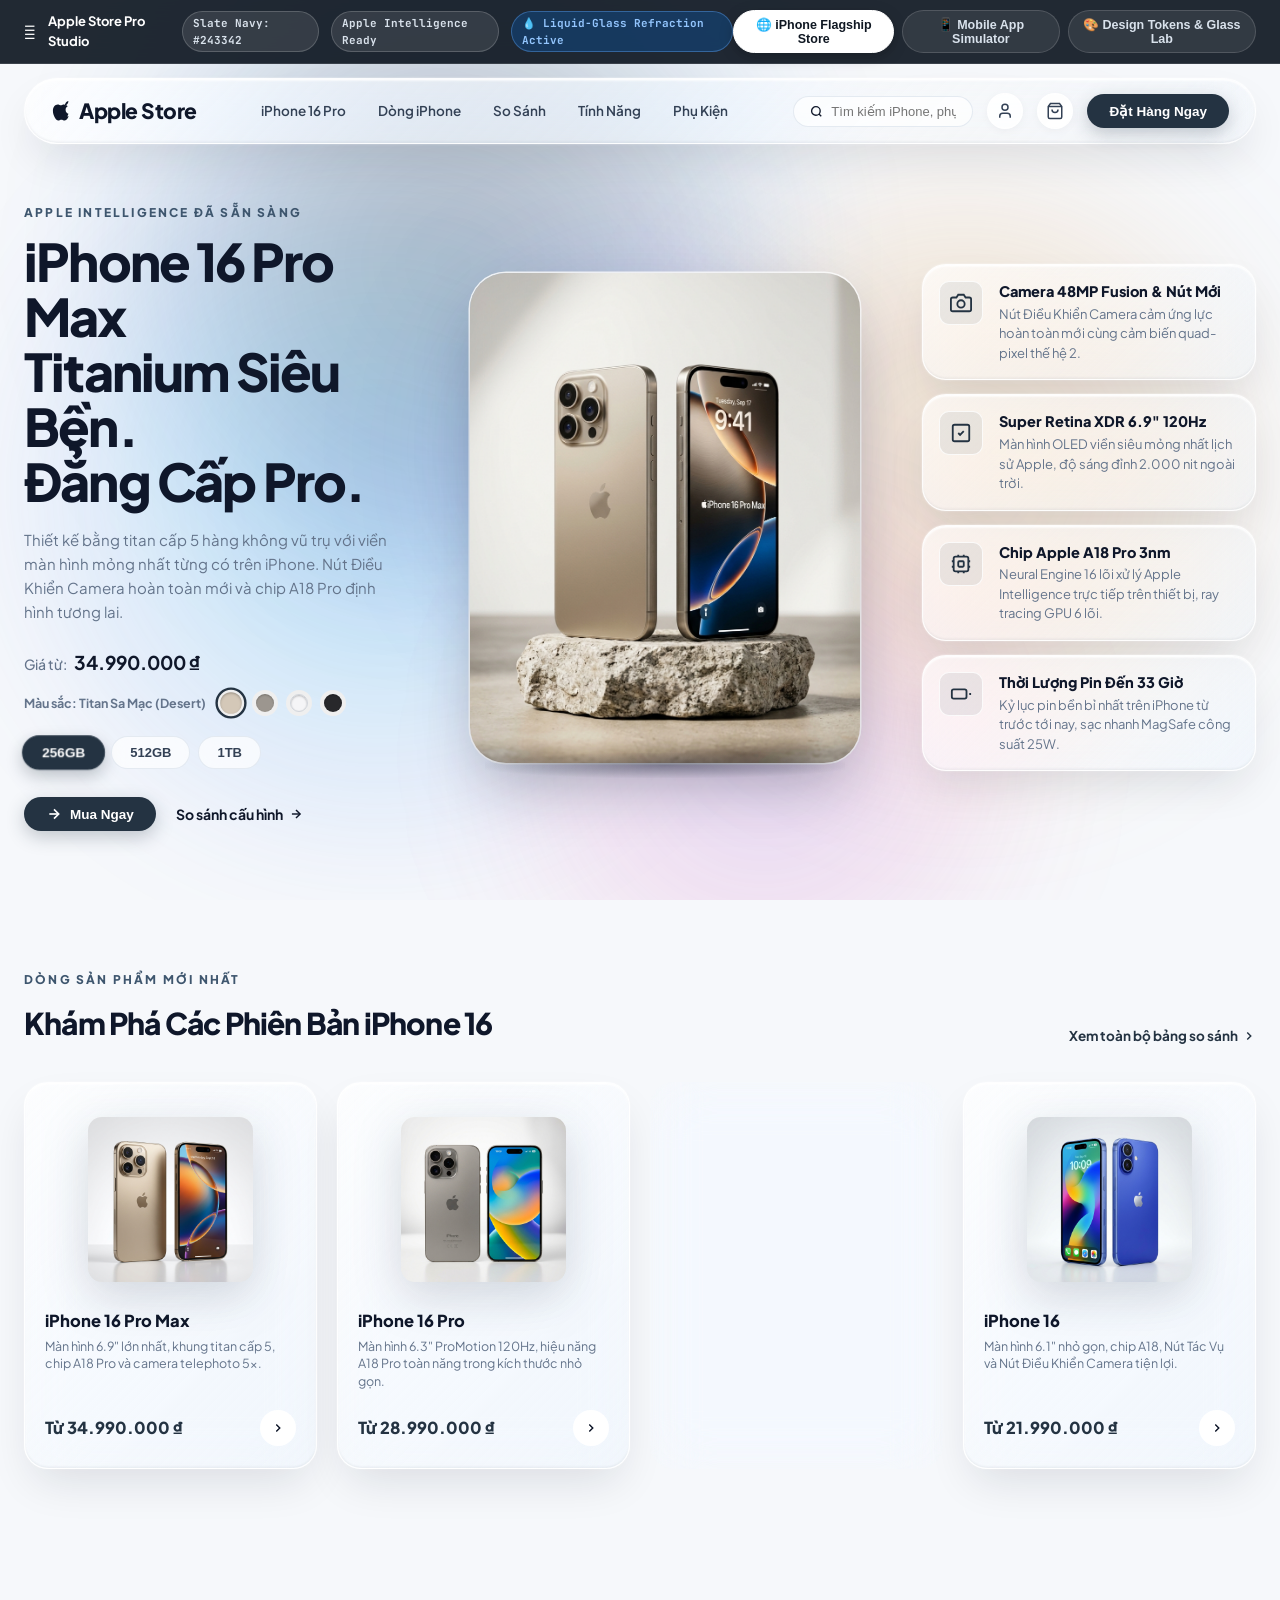
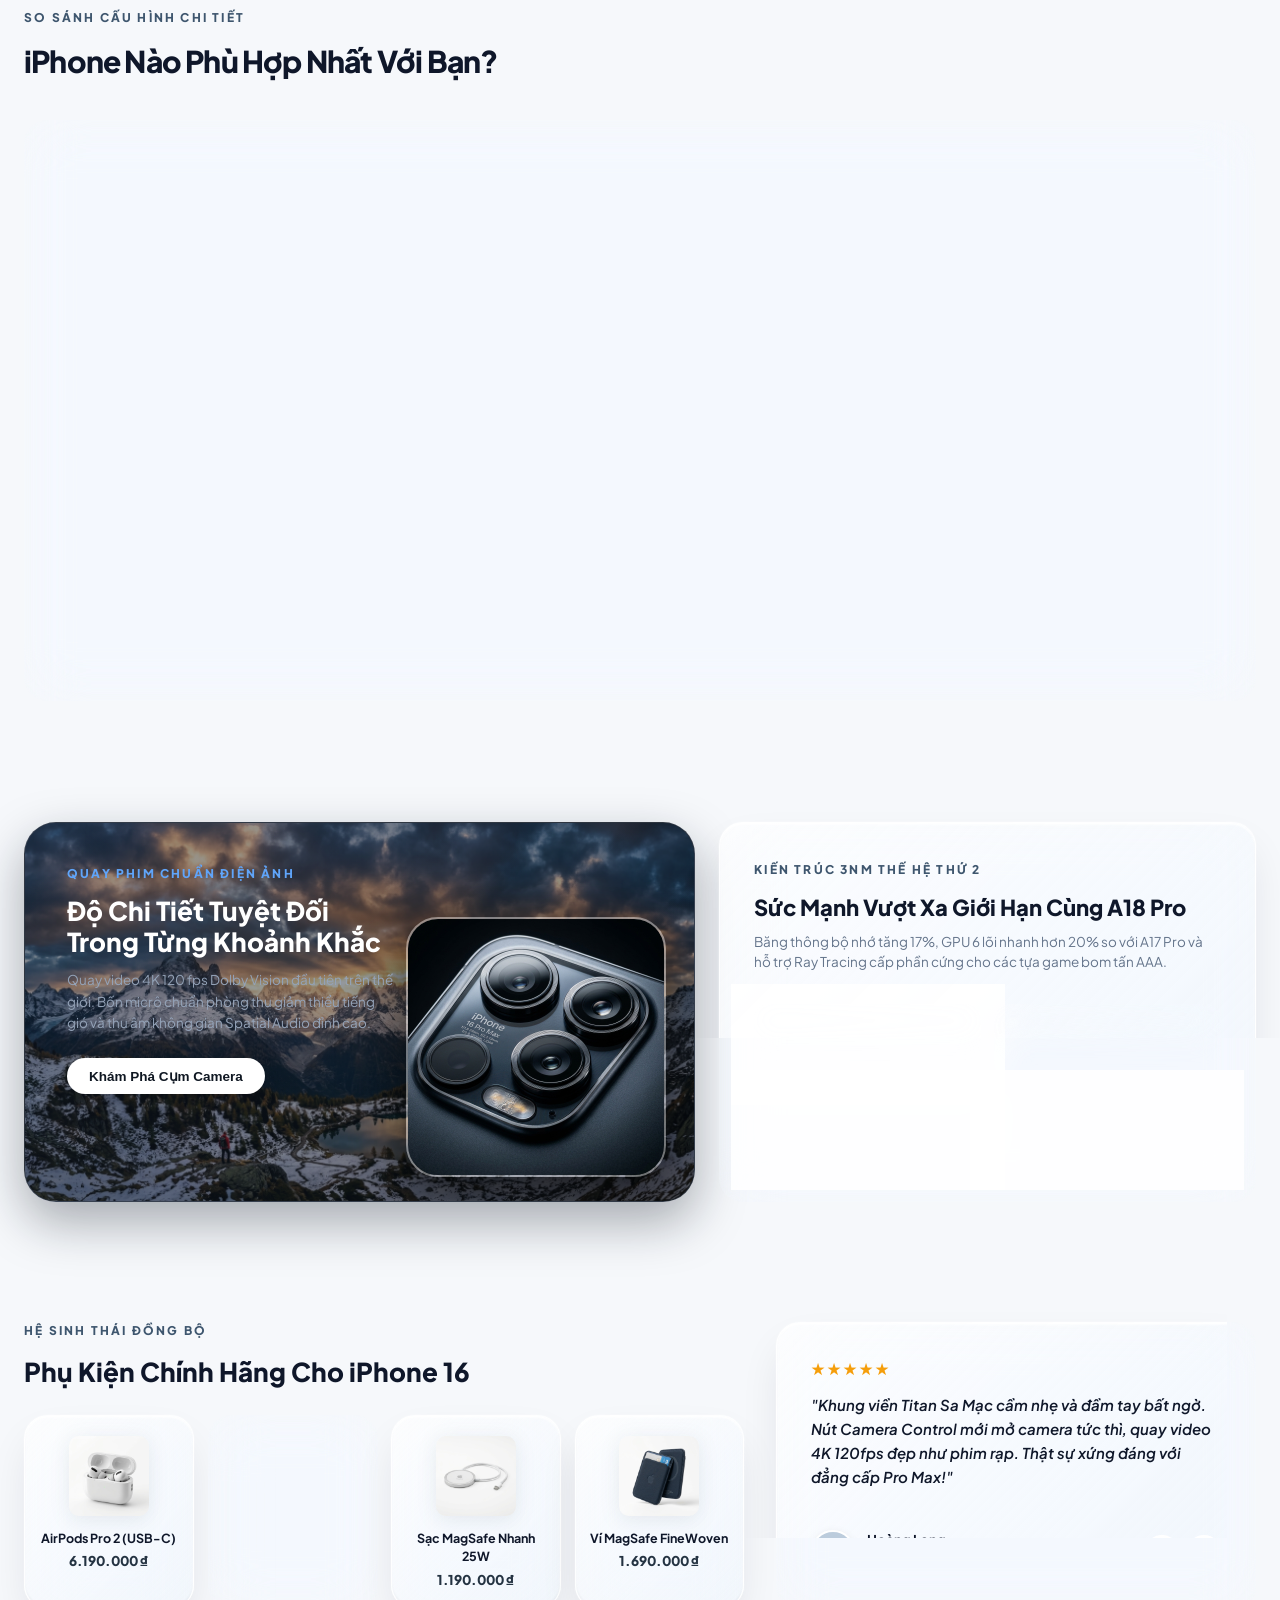
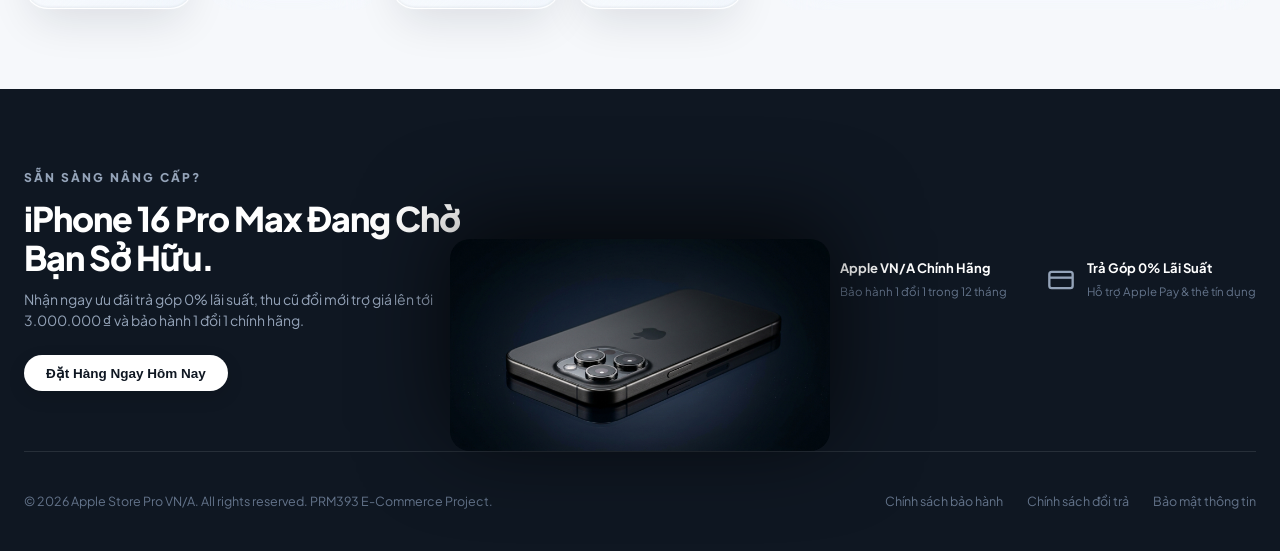
<file: ui_template_kit/index.html>
<!DOCTYPE html>
<html lang="vi">
<head>
  <meta charset="UTF-8">
  <meta name="viewport" content="width=device-width, initial-scale=1.0">
  <title>Apple Store Pro – Chuyên Gia iPhone 16 Pro Max Chính Hãng (Liquid-Glass Edition)</title>
  <link rel="stylesheet" href="styles.css">
  <link rel="preconnect" href="https://fonts.googleapis.com">
  <link rel="preconnect" href="https://fonts.gstatic.com" crossorigin>
  <link href="https://fonts.googleapis.com/css2?family=Plus+Jakarta+Sans:wght@300;400;500;600;700;800&family=Inter:wght@300;400;500;600;700;800&family=JetBrains+Mono:wght@400;500;600;700&display=swap" rel="stylesheet">
</head>
<body>

  <!-- ==========================================================================
       AMBIENT LIQUID MESH GRADIENT CANVAS (THE ESSENTIAL LIQUID-GLASS BACKDROP)
       Moving colored light blobs shine through translucent glass cards.
       ========================================================================== -->
  <div class="liquid-ambient-canvas" aria-hidden="true">
    <div class="liquid-orb orb-1"></div>
    <div class="liquid-orb orb-2"></div>
    <div class="liquid-orb orb-3"></div>
    <div class="liquid-orb orb-4"></div>
    <div id="liquidCursorGlow" class="liquid-cursor-glow"></div>
  </div>

  <div class="page-content-wrapper">

    <!-- ==========================================================================
         0. MASTER TOP CONTROL BAR (VIEW SWITCHER & LIQUID-GLASS CONTROLS)
         ========================================================================== -->
    <div class="kit-control-bar">
      <div class="kit-title-group">
        <div class="kit-apple-logo"></div>
        <strong>Apple Store Pro Studio</strong>
        <span class="kit-badge">Slate Navy: #243342</span>
        <span class="kit-badge">Apple Intelligence Ready</span>
        <span class="kit-badge" style="background: rgba(0, 113, 227, 0.25); color: #93C5FD; border-color: rgba(96, 165, 250, 0.4);">💧 Liquid-Glass Refraction Active</span>
      </div>

      <div class="kit-actions">
        <button id="btnKitLanding" class="kit-tab-btn active">🌐 iPhone Flagship Store</button>
        <button id="btnKitMobile" class="kit-tab-btn">📱 Mobile App Simulator</button>
        <button id="btnKitTokens" class="kit-tab-btn">🎨 Design Tokens & Glass Lab</button>
      </div>
    </div>

    <!-- ==========================================================================
         VIEW 1: IPHONE FLAGSHIP STORE (LIQUID-GLASS WITH REAL PRODUCT PHOTOGRAPHY)
         ========================================================================== -->
    <div id="view_landing" class="view-container active">

      <!-- 1. Floating Liquid-Glass Navbar -->
      <header class="nexora-navbar">
        <div class="container">
          <div class="navbar-floating-glass liquid-glass-navbar">
            <!-- Apple Brand Left -->
            <a href="#" class="nav-brand">
              <svg width="20" height="24" viewBox="0 0 170 170" fill="currentColor">
                <path d="M150.37 130.25c-2.45 5.66-5.35 10.87-8.71 15.66-4.58 6.53-8.33 11.05-11.22 13.56-4.48 4.12-9.28 6.23-14.42 6.35-3.69 0-8.14-1.05-13.32-3.18-5.19-2.12-9.97-3.17-14.34-3.17-4.58 0-9.49 1.05-14.75 3.17-5.26 2.13-9.5 3.24-12.74 3.35-4.35.13-9.16-1.9-14.42-6.08-3.69-3.04-7.69-7.85-12-14.43-5.6-8.58-10.05-18.49-13.34-29.74-3.29-11.24-4.94-22.1-4.94-32.57 0-14.89 3.86-27.42 11.59-37.58 7.73-10.16 17.51-15.34 29.34-15.55 4.36 0 9.4 1.15 15.11 3.44 5.72 2.29 9.46 3.49 11.23 3.59 1.57-.1 5.37-1.35 11.41-3.74 6.04-2.39 11.02-3.44 14.93-3.17 13.92.83 24.63 5.75 32.13 14.75-12.18 7.37-18.15 17.58-17.91 30.64.24 10.16 4.19 18.66 11.85 25.5 3.69 3.35 7.91 5.86 12.66 7.53-2.61 7.6-5.87 15.42-9.78 23.46zM119.22 33.15c0-7.39 2.66-14.4 7.98-21.03 5.32-6.63 11.97-10.87 19.95-12.12.22 1.09.33 2.18.33 3.26 0 7.39-2.77 14.51-8.31 21.36-5.54 6.85-12.3 11.19-20.27 12.02-.22-1.09-.33-2.18-.33-3.49z"/>
              </svg>
              <span>Apple Store</span>
            </a>

            <!-- Menu Center -->
            <nav>
              <ul class="nav-menu">
                <li><a href="#hero" class="nav-link">iPhone 16 Pro</a></li>
                <li><a href="#lineup" class="nav-link">Dòng iPhone</a></li>
                <li><a href="#compare" class="nav-link">So Sánh</a></li>
                <li><a href="#features" class="nav-link">Tính Năng</a></li>
                <li><a href="#accessories" class="nav-link">Phụ Kiện</a></li>
              </ul>
            </nav>

            <!-- Right Actions -->
            <div class="nav-right">
              <!-- Search Input -->
              <div class="nav-search-liquid">
                <svg width="15" height="15" viewBox="0 0 24 24" fill="none" stroke="currentColor" stroke-width="2.5"><circle cx="11" cy="11" r="8"/><path d="m21 21-4.3-4.3"/></svg>
                <input type="text" placeholder="Tìm kiếm iPhone, phụ kiện...">
              </div>

              <!-- Account Profile -->
              <button class="nav-icon-btn" title="Tài khoản Apple ID">
                <svg width="18" height="18" viewBox="0 0 24 24" fill="none" stroke="currentColor" stroke-width="2"><path d="M19 21v-2a4 4 0 0 0-4-4H9a4 4 0 0 0-4 4v2"/><circle cx="12" cy="7" r="4"/></svg>
              </button>

              <!-- Shopping Bag with Badge -->
              <button class="nav-icon-btn" title="Túi hàng">
                <svg width="18" height="18" viewBox="0 0 24 24" fill="none" stroke="currentColor" stroke-width="2"><path d="M6 2 3 6v14a2 2 0 0 0 2 2h14a2 2 0 0 0 2-2V6l-3-4Z"/><path d="M3 6h18"/><path d="M16 10a4 4 0 0 1-8 0"/></svg>
                <span id="navCartCount" class="cart-counter-badge" style="display: none;">0</span>
              </button>

              <!-- CTA Button -->
              <button class="btn-pill-dark trigger-buy-action">Đặt Hàng Ngay</button>
            </div>
          </div>
        </div>
      </header>

      <!-- 2. Hero Section (3-Column Asymmetric Grid per Test_UI.md with Real Photography) -->
      <section id="hero" class="nexora-hero-section">
        <div class="container hero-grid">
          
          <!-- Cột Trái: Text, Color Finish, Capacity Selector & Buy Action -->
          <div class="hero-content-col">
            <span class="eyebrow-text">APPLE INTELLIGENCE ĐÃ SẴN SÀNG</span>
            <h1 class="hero-h1">
              iPhone 16 Pro Max<br>
              Titanium Siêu Bền.<br>
              Đẳng Cấp Pro.
            </h1>
            <p class="hero-desc">
              Thiết kế bằng titan cấp 5 hàng không vũ trụ với viền màn hình mỏng nhất từng có trên iPhone. Nút Điều Khiển Camera hoàn toàn mới và chip A18 Pro định hình tương lai.
            </p>

            <!-- Price Display -->
            <div class="hero-price-tag">
              <span>Giá từ:</span> <strong id="heroPriceValue">34.990.000 ₫</strong>
            </div>

            <!-- Finish Color Swatch Selector -->
            <div class="hero-finish-selector">
              <span id="heroFinishLabel" class="finish-label">Màu sắc: Titan Sa Mạc (Desert)</span>
              <div class="color-dots-group">
                <button class="color-circle-btn selected" data-finish="desert" title="Titan Sa Mạc">
                  <div class="color-dot-fill" style="background: #D4C8B8;"></div>
                </button>
                <button class="color-circle-btn" data-finish="natural" title="Titan Tự Nhiên">
                  <div class="color-dot-fill" style="background: #9C968F;"></div>
                </button>
                <button class="color-circle-btn" data-finish="white" title="Titan Trắng">
                  <div class="color-dot-fill" style="background: #F5F5F7; border: 1px solid #D1D5DB;"></div>
                </button>
                <button class="color-circle-btn" data-finish="black" title="Titan Đen">
                  <div class="color-dot-fill" style="background: #28282B;"></div>
                </button>
              </div>
            </div>

            <!-- Capacity Selector (256GB, 512GB, 1TB) -->
            <div class="storage-selector-group">
              <button class="storage-pill active" data-capacity="256GB">256GB</button>
              <button class="storage-pill" data-capacity="512GB">512GB</button>
              <button class="storage-pill" data-capacity="1TB">1TB</button>
            </div>

            <div class="hero-cta-actions">
              <button class="btn-pill-dark trigger-buy-action">
                <svg width="16" height="16" viewBox="0 0 24 24" fill="none" stroke="currentColor" stroke-width="2.5"><path d="M5 12h14"/><path d="m12 5 7 7-7 7"/></svg>
                Mua Ngay
              </button>
              <a href="#compare" class="link-learn-more">
                So sánh cấu hình
                <svg width="14" height="14" viewBox="0 0 24 24" fill="none" stroke="currentColor" stroke-width="2.5"><path d="M5 12h14"/><path d="m12 5 7 7-7 7"/></svg>
              </a>
            </div>
          </div>

          <!-- Cột Giữa: Real Studio Product Photography (iPhone on Organic Rock Pedestal) -->
          <div class="hero-phone-stage">
            <div class="rock-pedestal">
              <img id="heroPhoneRealImage" 
                   src="images/hero_iphone_rock.jpg" 
                   alt="Apple iPhone 16 Pro Max trên bệ đá tự nhiên" 
                   class="hero-phone-real-img"
                   loading="eager">
              <div class="pedestal-rock-shadow"></div>
            </div>
          </div>

          <!-- Cột Phải: 4 Vertical Pro Feature Cards (Genuine Liquid-Glass) -->
          <div class="hero-features-list">
            <!-- Feature 1: Camera Fusion & Camera Control -->
            <div class="liquid-glass-card feature-item-card">
              <div class="feature-icon-box">
                <svg width="22" height="22" viewBox="0 0 24 24" fill="none" stroke="currentColor" stroke-width="2"><path d="M23 19a2 2 0 0 1-2 2H3a2 2 0 0 1-2-2V8a2 2 0 0 1 2-2h4l2-3h6l2 3h4a2 2 0 0 1 2 2z"/><circle cx="12" cy="13" r="4"/></svg>
              </div>
              <div class="feature-info">
                <h4>Camera 48MP Fusion & Nút Mới</h4>
                <p>Nút Điều Khiển Camera cảm ứng lực hoàn toàn mới cùng cảm biến quad-pixel thế hệ 2.</p>
              </div>
            </div>

            <!-- Feature 2: Display ProMotion 120Hz -->
            <div class="liquid-glass-card feature-item-card">
              <div class="feature-icon-box">
                <svg width="22" height="22" viewBox="0 0 24 24" fill="none" stroke="currentColor" stroke-width="2"><rect width="18" height="18" x="3" y="3" rx="2"/><path d="m9 12 2 2 4-4"/></svg>
              </div>
              <div class="feature-info">
                <h4>Super Retina XDR 6.9" 120Hz</h4>
                <p>Màn hình OLED viền siêu mỏng nhất lịch sử Apple, độ sáng đỉnh 2.000 nit ngoài trời.</p>
              </div>
            </div>

            <!-- Feature 3: Chip Apple A18 Pro -->
            <div class="liquid-glass-card feature-item-card">
              <div class="feature-icon-box">
                <svg width="22" height="22" viewBox="0 0 24 24" fill="none" stroke="currentColor" stroke-width="2"><rect width="16" height="16" x="4" y="4" rx="2"/><rect width="6" height="6" x="9" y="9" rx="1"/><path d="M15 2v2"/><path d="M15 20v2"/><path d="M2 15h2"/><path d="M2 9h2"/><path d="M20 15h2"/><path d="M20 9h2"/><path d="M9 2v2"/><path d="M9 20v2"/></svg>
              </div>
              <div class="feature-info">
                <h4>Chip Apple A18 Pro 3nm</h4>
                <p>Neural Engine 16 lõi xử lý Apple Intelligence trực tiếp trên thiết bị, ray tracing GPU 6 lõi.</p>
              </div>
            </div>

            <!-- Feature 4: Battery Life -->
            <div class="liquid-glass-card feature-item-card">
              <div class="feature-icon-box">
                <svg width="22" height="22" viewBox="0 0 24 24" fill="none" stroke="currentColor" stroke-width="2"><rect width="16" height="10" x="2" y="7" rx="2" ry="2"/><line x1="22" x2="22" y1="11" y2="13"/></svg>
              </div>
              <div class="feature-info">
                <h4>Thời Lượng Pin Đến 33 Giờ</h4>
                <p>Kỷ lục pin bền bỉ nhất trên iPhone từ trước tới nay, sạc nhanh MagSafe công suất 25W.</p>
              </div>
            </div>
          </div>

        </div>
      </section>

      <!-- 3. Product Lineup Grid (Real Catalog Photography for All 4 Models) -->
      <section id="lineup" class="section-lineup">
        <div class="container">
          <div class="section-head-between">
            <div>
              <span class="eyebrow-text">DÒNG SẢN PHẨM MỚI NHẤT</span>
              <h2>Khám Phá Các Phiên Bản iPhone 16</h2>
            </div>
            <a href="#compare" class="link-view-all">
              Xem toàn bộ bảng so sánh
              <svg width="14" height="14" viewBox="0 0 24 24" fill="none" stroke="currentColor" stroke-width="2.5"><path d="m9 18 6-6-6-6"/></svg>
            </a>
          </div>

          <div class="lineup-cards-grid">
            <!-- Model 1: iPhone 16 Pro Max -->
            <div class="liquid-glass-card lineup-card" onclick="selectModelFromLineup('iPhone 16 Pro Max', '34.990.000 ₫', 'images/lineup_16_promax.jpg', 'desert')">
              <div class="lineup-thumb-area">
                <img src="images/lineup_16_promax.jpg" alt="Apple iPhone 16 Pro Max Desert Titanium" loading="lazy">
              </div>
              <h3 class="lineup-name">iPhone 16 Pro Max</h3>
              <p class="lineup-tagline">Màn hình 6.9" lớn nhất, khung titan cấp 5, chip A18 Pro và camera telephoto 5x.</p>
              <div class="lineup-bottom-row">
                <span class="lineup-price">Từ 34.990.000 ₫</span>
                <button class="circle-arrow-btn" title="Chọn mua">
                  <svg width="14" height="14" viewBox="0 0 24 24" fill="none" stroke="currentColor" stroke-width="2.5"><path d="m9 18 6-6-6-6"/></svg>
                </button>
              </div>
            </div>

            <!-- Model 2: iPhone 16 Pro -->
            <div class="liquid-glass-card lineup-card" onclick="selectModelFromLineup('iPhone 16 Pro', '28.990.000 ₫', 'images/lineup_16_pro.jpg', 'natural')">
              <div class="lineup-thumb-area">
                <img src="images/lineup_16_pro.jpg" alt="Apple iPhone 16 Pro Natural Titanium" loading="lazy">
              </div>
              <h3 class="lineup-name">iPhone 16 Pro</h3>
              <p class="lineup-tagline">Màn hình 6.3" ProMotion 120Hz, hiệu năng A18 Pro toàn năng trong kích thước nhỏ gọn.</p>
              <div class="lineup-bottom-row">
                <span class="lineup-price">Từ 28.990.000 ₫</span>
                <button class="circle-arrow-btn" title="Chọn mua">
                  <svg width="14" height="14" viewBox="0 0 24 24" fill="none" stroke="currentColor" stroke-width="2.5"><path d="m9 18 6-6-6-6"/></svg>
                </button>
              </div>
            </div>

            <!-- Model 3: iPhone 16 Plus -->
            <div class="liquid-glass-card lineup-card" onclick="selectModelFromLineup('iPhone 16 Plus', '25.990.000 ₫', 'images/lineup_16_plus.jpg', 'teal')">
              <div class="lineup-thumb-area">
                <img src="images/lineup_16_plus.jpg" alt="Apple iPhone 16 Plus Teal Green" loading="lazy">
              </div>
              <h3 class="lineup-name">iPhone 16 Plus</h3>
              <p class="lineup-tagline">Màn hình 6.7" rộng rãi, thời lượng pin cả ngày và cụm camera dọc sắc nét.</p>
              <div class="lineup-bottom-row">
                <span class="lineup-price">Từ 25.990.000 ₫</span>
                <button class="circle-arrow-btn" title="Chọn mua">
                  <svg width="14" height="14" viewBox="0 0 24 24" fill="none" stroke="currentColor" stroke-width="2.5"><path d="m9 18 6-6-6-6"/></svg>
                </button>
              </div>
            </div>

            <!-- Model 4: iPhone 16 -->
            <div class="liquid-glass-card lineup-card" onclick="selectModelFromLineup('iPhone 16', '21.990.000 ₫', 'images/lineup_16_standard.jpg', 'ultramarine')">
              <div class="lineup-thumb-area">
                <img src="images/lineup_16_standard.jpg" alt="Apple iPhone 16 Ultramarine Blue" loading="lazy">
              </div>
              <h3 class="lineup-name">iPhone 16</h3>
              <p class="lineup-tagline">Màn hình 6.1" nhỏ gọn, chip A18, Nút Tác Vụ và Nút Điều Khiển Camera tiện lợi.</p>
              <div class="lineup-bottom-row">
                <span class="lineup-price">Từ 21.990.000 ₫</span>
                <button class="circle-arrow-btn" title="Chọn mua">
                  <svg width="14" height="14" viewBox="0 0 24 24" fill="none" stroke="currentColor" stroke-width="2.5"><path d="m9 18 6-6-6-6"/></svg>
                </button>
              </div>
            </div>
          </div>
        </div>
      </section>

      <!-- 4. Specification Comparison Table with Real Mini Thumbnails -->
      <section id="compare" class="section-comparison">
        <div class="container">
          <div class="section-head-between">
            <div>
              <span class="eyebrow-text">SO SÁNH CẤU HÌNH CHI TIẾT</span>
              <h2>iPhone Nào Phù Hợp Nhất Với Bạn?</h2>
            </div>
          </div>

          <div class="liquid-glass-card comparison-table-wrapper">
            <table class="compare-table">
              <thead>
                <tr>
                  <th class="col-label">Thông Số Kỹ Thuật</th>
                  <th class="model-header-cell">
                    <div class="model-header-flex">
                      <div class="model-mini-thumb">
                        <img src="images/lineup_16_promax.jpg" alt="iPhone 16 Pro Max" class="model-mini-real-img" style="width: 32px; height: 44px; object-fit: contain;">
                      </div>
                      <div>
                        <strong>16 Pro Max</strong><br>
                        <small style="color: var(--brand-700); font-weight: 700;">Từ 34.990.000 ₫</small>
                      </div>
                    </div>
                  </th>
                  <th class="model-header-cell">
                    <div class="model-header-flex">
                      <div class="model-mini-thumb">
                        <img src="images/lineup_16_pro.jpg" alt="iPhone 16 Pro" class="model-mini-real-img" style="width: 32px; height: 44px; object-fit: contain;">
                      </div>
                      <div>
                        <strong>16 Pro</strong><br>
                        <small style="color: var(--brand-700); font-weight: 700;">Từ 28.990.000 ₫</small>
                      </div>
                    </div>
                  </th>
                  <th class="model-header-cell">
                    <div class="model-header-flex">
                      <div class="model-mini-thumb">
                        <img src="images/lineup_16_plus.jpg" alt="iPhone 16 Plus" class="model-mini-real-img" style="width: 32px; height: 44px; object-fit: contain;">
                      </div>
                      <div>
                        <strong>16 Plus</strong><br>
                        <small style="color: var(--brand-700); font-weight: 700;">Từ 25.990.000 ₫</small>
                      </div>
                    </div>
                  </th>
                  <th class="model-header-cell">
                    <div class="model-header-flex">
                      <div class="model-mini-thumb">
                        <img src="images/lineup_16_standard.jpg" alt="iPhone 16" class="model-mini-real-img" style="width: 32px; height: 44px; object-fit: contain;">
                      </div>
                      <div>
                        <strong>iPhone 16</strong><br>
                        <small style="color: var(--brand-700); font-weight: 700;">Từ 21.990.000 ₫</small>
                      </div>
                    </div>
                  </th>
                </tr>
              </thead>
              <tbody>
                <tr>
                  <td class="col-label">Màn Hình & Tần Số Quét</td>
                  <td class="spec-cell-text">6.9" Super Retina XDR<br><strong>ProMotion 120Hz</strong> Always-On</td>
                  <td class="spec-cell-text">6.3" Super Retina XDR<br><strong>ProMotion 120Hz</strong> Always-On</td>
                  <td class="spec-cell-text">6.7" Super Retina XDR<br>Tần số quét chuẩn 60Hz</td>
                  <td class="spec-cell-text">6.1" Super Retina XDR<br>Tần số quét chuẩn 60Hz</td>
                </tr>
                <tr>
                  <td class="col-label">Chip Xử Lý & Đồ Họa</td>
                  <td class="spec-cell-text"><strong>Apple A18 Pro (3nm)</strong><br>GPU 6 lõi Ray Tracing</td>
                  <td class="spec-cell-text"><strong>Apple A18 Pro (3nm)</strong><br>GPU 6 lõi Ray Tracing</td>
                  <td class="spec-cell-text"><strong>Apple A18 (3nm)</strong><br>GPU 5 lõi</td>
                  <td class="spec-cell-text"><strong>Apple A18 (3nm)</strong><br>GPU 5 lõi</td>
                </tr>
                <tr>
                  <td class="col-label">Hệ Thống Camera</td>
                  <td class="spec-cell-text"><strong>3 Camera Pro 48MP:</strong><br>Fusion + Ultra Wide 48MP<br>+ <strong>Telephoto 5x</strong></td>
                  <td class="spec-cell-text"><strong>3 Camera Pro 48MP:</strong><br>Fusion + Ultra Wide 48MP<br>+ <strong>Telephoto 5x</strong></td>
                  <td class="spec-cell-text"><strong>Hệ Thống Camera Kép:</strong><br>Fusion 48MP<br>+ Ultra Wide 12MP (2x)</td>
                  <td class="spec-cell-text"><strong>Hệ Thống Camera Kép:</strong><br>Fusion 48MP<br>+ Ultra Wide 12MP (2x)</td>
                </tr>
                <tr>
                  <td class="col-label">Nút Điều Khiển Camera</td>
                  <td class="spec-cell-text">Có (Cảm ứng lực & trượt)</td>
                  <td class="spec-cell-text">Có (Cảm ứng lực & trượt)</td>
                  <td class="spec-cell-text">Có (Cảm ứng lực & trượt)</td>
                  <td class="spec-cell-text">Có (Cảm ứng lực & trượt)</td>
                </tr>
                <tr>
                  <td class="col-label">Thời Lượng Xem Video</td>
                  <td class="spec-cell-text"><strong>Lên đến 33 giờ</strong> (Pin khủng nhất)</td>
                  <td class="spec-cell-text">Lên đến 27 giờ</td>
                  <td class="spec-cell-text">Lên đến 27 giờ</td>
                  <td class="spec-cell-text">Lên đến 22 giờ</td>
                </tr>
                <tr>
                  <td class="col-label">Chất Liệu Khung Viền</td>
                  <td class="spec-cell-text">Titan cấp 5 hàng không vũ trụ</td>
                  <td class="spec-cell-text">Titan cấp 5 hàng không vũ trụ</td>
                  <td class="spec-cell-text">Nhôm chuẩn hàng không pha màu</td>
                  <td class="spec-cell-text">Nhôm chuẩn hàng không pha màu</td>
                </tr>
                <tr>
                  <td class="col-label">Cổng Kết Nối & Tốc Độ</td>
                  <td class="spec-cell-text">USB-C hỗ trợ <strong>USB 3 (10Gb/s)</strong></td>
                  <td class="spec-cell-text">USB-C hỗ trợ <strong>USB 3 (10Gb/s)</strong></td>
                  <td class="spec-cell-text">USB-C hỗ trợ USB 2 (480Mb/s)</td>
                  <td class="spec-cell-text">USB-C hỗ trợ USB 2 (480Mb/s)</td>
                </tr>
              </tbody>
            </table>
          </div>
        </div>
      </section>

      <!-- 5. Split Feature Banners with Real Alpine Landscape & Macro Lens -->
      <section id="features" class="section-feature-split">
        <div class="container feature-split-grid">
          
          <!-- Banner Trái: Real Alpine Mountain Landscape & Video 4K 120 fps -->
          <div class="camera-showcase-banner">
            <img src="images/scenic_mountain_banner.jpg" class="camera-scenic-bg" alt="Dãy núi Alps chụp bằng iPhone 16 Pro Max" loading="lazy">
            
            <div class="camera-content-box">
              <span class="eyebrow-text" style="color: #60A5FA;">QUAY PHIM CHUẨN ĐIỆN ẢNH</span>
              <h3>Độ Chi Tiết Tuyệt Đối Trong Từng Khoảnh Khắc</h3>
              <p>Quay video 4K 120 fps Dolby Vision đầu tiên trên thế giới. Bốn micrô chuẩn phòng thu giảm thiểu tiếng gió và thu âm không gian Spatial Audio đỉnh cao.</p>
              <button class="btn-pill-white trigger-buy-action">Khám Phá Cụm Camera</button>
            </div>

            <!-- Real Macro Camera Module Island Element -->
            <div class="camera-close-up-lens">
              <img src="images/camera_macro_lens.jpg" class="camera-macro-real-img" alt="Cận cảnh cụm camera 48MP Pro Max" loading="lazy">
            </div>
          </div>

          <!-- Banner Phải: Sức Mạnh Apple A18 Pro & Apple Intelligence -->
          <div class="liquid-glass-card performance-power-card">
            <div class="perf-head">
              <span class="eyebrow-text">KIẾN TRÚC 3NM THẾ HỆ THỨ 2</span>
              <h3>Sức Mạnh Vượt Xa Giới Hạn Cùng A18 Pro</h3>
              <p>Băng thông bộ nhớ tăng 17%, GPU 6 lõi nhanh hơn 20% so với A17 Pro và hỗ trợ Ray Tracing cấp phần cứng cho các tựa game bom tấn AAA.</p>
            </div>

            <div class="perf-badges-2x2">
              <div class="perf-mini-card">
                <div class="perf-mini-icon">
                  <svg width="20" height="20" viewBox="0 0 24 24" fill="none" stroke="currentColor" stroke-width="2"><path d="M12 2v20"/><path d="m17 5-5-3-5 3"/><path d="m17 19-5 3-5-3"/></svg>
                </div>
                <div class="perf-mini-info">
                  <strong>16-Core Neural</strong>
                  <span>35 nghìn tỷ phép tính/giây</span>
                </div>
              </div>

              <div class="perf-mini-card">
                <div class="perf-mini-icon">
                  <svg width="20" height="20" viewBox="0 0 24 24" fill="none" stroke="currentColor" stroke-width="2"><polygon points="13 2 3 14 12 14 11 22 21 10 12 10 13 2"/></svg>
                </div>
                <div class="perf-mini-info">
                  <strong>6-Core GPU</strong>
                  <span>Ray Tracing nhanh gấp 2x</span>
                </div>
              </div>

              <div class="perf-mini-card">
                <div class="perf-mini-icon">
                  <svg width="20" height="20" viewBox="0 0 24 24" fill="none" stroke="currentColor" stroke-width="2"><circle cx="12" cy="12" r="10"/><path d="M12 6v6l4 2"/></svg>
                </div>
                <div class="perf-mini-info">
                  <strong>Apple Intelligence</strong>
                  <span>AI cá nhân hóa an toàn</span>
                </div>
              </div>

              <div class="perf-mini-card">
                <div class="perf-mini-icon">
                  <svg width="20" height="20" viewBox="0 0 24 24" fill="none" stroke="currentColor" stroke-width="2"><path d="M22 12h-4l-3 9L9 3l-3 9H2"/></svg>
                </div>
                <div class="perf-mini-info">
                  <strong>Tiết Kiệm Pin 20%</strong>
                  <span>Tản nhiệt bằng titan</span>
                </div>
              </div>
            </div>
          </div>

        </div>
      </section>

      <!-- 6. Official Apple Accessories & Testimonial Section with Real Product Photos -->
      <section id="accessories" class="section-acc-review">
        <div class="container acc-review-grid">
          
          <!-- Khối Trái: Phụ Kiện Apple Chính Hãng (Real Photos) -->
          <div>
            <span class="eyebrow-text">HỆ SINH THÁI ĐỒNG BỘ</span>
            <h2 style="font-size: 26px; font-weight: 800; color: var(--ink); margin-top: 4px;">Phụ Kiện Chính Hãng Cho iPhone 16</h2>

            <div class="acc-subgrid">
              <!-- Item 1: AirPods Pro 2 -->
              <div class="liquid-glass-card acc-item-card" onclick="addAccessoryToCart('AirPods Pro 2 USB-C', '6.190.000 ₫')">
                <div class="acc-thumb-box">
                  <img src="images/acc_airpods_pro.jpg" alt="Apple AirPods Pro 2 USB-C" loading="lazy">
                </div>
                <div class="acc-name">AirPods Pro 2 (USB-C)</div>
                <div class="acc-price">6.190.000 ₫</div>
              </div>

              <!-- Item 2: MagSafe Clear Case -->
              <div class="liquid-glass-card acc-item-card" onclick="addAccessoryToCart('Ốp lưng MagSafe Trong Suốt', '1.490.000 ₫')">
                <div class="acc-thumb-box">
                  <img src="images/acc_clear_case.jpg" alt="Ốp lưng MagSafe Trong Suốt" loading="lazy">
                </div>
                <div class="acc-name">Ốp Trong Suốt MagSafe</div>
                <div class="acc-price">1.490.000 ₫</div>
              </div>

              <!-- Item 3: MagSafe Charger 25W -->
              <div class="liquid-glass-card acc-item-card" onclick="addAccessoryToCart('Bộ Sạc MagSafe 25W', '1.190.000 ₫')">
                <div class="acc-thumb-box">
                  <img src="images/acc_magsafe_charger.jpg" alt="Bộ Sạc MagSafe 25W Nhanh" loading="lazy">
                </div>
                <div class="acc-name">Sạc MagSafe Nhanh 25W</div>
                <div class="acc-price">1.190.000 ₫</div>
              </div>

              <!-- Item 4: FineWoven Wallet -->
              <div class="liquid-glass-card acc-item-card" onclick="addAccessoryToCart('Ví Da FineWoven MagSafe', '1.690.000 ₫')">
                <div class="acc-thumb-box">
                  <img src="images/acc_finewoven_wallet.jpg" alt="Ví Da MagSafe FineWoven" loading="lazy">
                </div>
                <div class="acc-name">Ví MagSafe FineWoven</div>
                <div class="acc-price">1.690.000 ₫</div>
              </div>
            </div>
          </div>

          <!-- Khối Phải: Đánh Giá Của Khách Hàng -->
          <div class="liquid-glass-card testimonial-card">
            <div>
              <div class="stars-row">★★★★★</div>
              <p id="reviewQuoteText" class="review-quote">
                "Khung viền Titan Sa Mạc cầm nhẹ và đầm tay bất ngờ. Nút Camera Control mới mở camera tức thì, quay video 4K 120fps đẹp như phim rạp. Thật sự xứng đáng với đẳng cấp Pro Max!"
              </p>
            </div>

            <div class="review-author-row">
              <div class="author-info-flex">
                <div id="reviewAuthorAvatar" class="author-avatar">HL</div>
                <div class="author-name-title">
                  <strong id="reviewAuthorName">Hoàng Long</strong>
                  <span id="reviewAuthorRole">Chủ sở hữu iPhone 16 Pro Max 512GB (Đã xác minh)</span>
                </div>
              </div>

              <div class="carousel-nav-arrows">
                <button id="btnReviewPrev" class="carousel-btn" title="Đánh giá trước">
                  <svg width="14" height="14" viewBox="0 0 24 24" fill="none" stroke="currentColor" stroke-width="2.5"><path d="m15 18-6-6 6-6"/></svg>
                </button>
                <button id="btnReviewNext" class="carousel-btn" title="Đánh giá tiếp">
                  <svg width="14" height="14" viewBox="0 0 24 24" fill="none" stroke="currentColor" stroke-width="2.5"><path d="m9 18 6-6-6-6"/></svg>
                </button>
              </div>
            </div>
          </div>

        </div>
      </section>

      <!-- 7. Footer Banner & Trust Badges (Real Horizontal Titanium Phone on Dark Surface) -->
      <footer class="nexora-footer-section">
        <div class="container">
          
          <div class="footer-upgrade-banner">
            <div class="footer-banner-left">
              <span class="eyebrow-text">SẴN SÀNG NÂNG CẤP?</span>
              <h2>iPhone 16 Pro Max Đang Chờ Bạn Sở Hữu.</h2>
              <p>Nhận ngay ưu đãi trả góp 0% lãi suất, thu cũ đổi mới trợ giá lên tới 3.000.000 ₫ và bảo hành 1 đổi 1 chính hãng.</p>
              <button class="btn-pill-white trigger-buy-action">Đặt Hàng Ngay Hôm Nay</button>
            </div>

            <div class="footer-banner-phone-visual">
              <img src="images/footer_phone_dark.jpg" class="footer-phone-real-img" alt="Apple iPhone 16 Pro Dark Titanium nằm trên bàn kính" loading="lazy">
            </div>

            <!-- 3 Trust Badges per Test_UI.md -->
            <div class="trust-badges-row">
              <div class="trust-badge-item">
                <svg width="28" height="28" viewBox="0 0 24 24" fill="none" stroke="currentColor" stroke-width="2"><rect width="16" height="12" x="1" y="3" rx="2"/><circle cx="5.5" cy="17.5" r="2.5"/><circle cx="18.5" cy="17.5" r="2.5"/><path d="M17 11h4l2 4v2h-4"/></svg>
                <div class="trust-badge-text">
                  <strong>Giao Hỏa Tốc 2 Giờ</strong>
                  <span>Miễn phí giao hàng toàn quốc</span>
                </div>
              </div>

              <div class="trust-badge-item">
                <svg width="28" height="28" viewBox="0 0 24 24" fill="none" stroke="currentColor" stroke-width="2"><path d="M12 22s8-4 8-10V5l-8-3-8 3v7c0 6 8 10 8 10z"/></svg>
                <div class="trust-badge-text">
                  <strong>Apple VN/A Chính Hãng</strong>
                  <span>Bảo hành 1 đổi 1 trong 12 tháng</span>
                </div>
              </div>

              <div class="trust-badge-item">
                <svg width="28" height="28" viewBox="0 0 24 24" fill="none" stroke="currentColor" stroke-width="2"><rect width="20" height="14" x="2" y="5" rx="2"/><line x1="2" x2="22" y1="10" y2="10"/></svg>
                <div class="trust-badge-text">
                  <strong>Trả Góp 0% Lãi Suất</strong>
                  <span>Hỗ trợ Apple Pay & thẻ tín dụng</span>
                </div>
              </div>
            </div>
          </div>

          <div class="footer-sub-links">
            <div>© 2026 Apple Store Pro VN/A. All rights reserved. PRM393 E-Commerce Project.</div>
            <div style="display: flex; gap: 24px;">
              <a href="#" style="color: #64748B; text-decoration: none;">Chính sách bảo hành</a>
              <a href="#" style="color: #64748B; text-decoration: none;">Chính sách đổi trả</a>
              <a href="#" style="color: #64748B; text-decoration: none;">Bảo mật thông tin</a>
            </div>
          </div>

        </div>
      </footer>

    </div>

    <!-- ==========================================================================
         VIEW 2: MOBILE APP SIMULATOR (PRM393 IPHONE SHOPPING APP WITH REAL PHOTOS)
         ========================================================================== -->
    <div id="view_mobile" class="view-container">
      <div class="container mobile-view-wrapper">
        
        <div style="text-align: center; margin-bottom: 24px;">
          <h2 style="font-size: 26px; font-weight: 800; color: var(--ink);">Mô Phỏng Ứng Dụng Mua Sắm iPhone (Mobile App)</h2>
          <p style="color: var(--ink-muted); font-size: 14px;">Giao diện di động PRM393 với tab bar kính mờ Liquid-Glass và ảnh sản phẩm thật</p>
        </div>

        <!-- Phone Mockup Frame -->
        <div class="phone-mockup-frame">
          <!-- Status Bar -->
          <div class="phone-status-bar">
            <span id="phoneDigitalClock">09:41</span>
            <div class="camera-cutout"></div>
            <div style="display: flex; align-items: center; gap: 6px;">
              <svg width="14" height="12" viewBox="0 0 24 24" fill="currentColor"><path d="M12 20h.01"/><path d="M2 8.82a15 15 0 0 1 20 0"/><path d="M5 12.86a10 10 0 0 1 14 0"/><path d="M8.5 16.43a5 5 0 0 1 7 0"/></svg>
              <svg width="16" height="12" viewBox="0 0 24 24" fill="currentColor"><rect width="18" height="12" x="2" y="6" rx="2"/><line x1="22" x2="22" y1="10" y2="14"/></svg>
            </div>
          </div>

          <!-- Dynamic Island Notification Island -->
          <div style="padding: 10px 16px 0;">
            <div style="background: rgba(15, 23, 34, 0.95); backdrop-filter: blur(20px); border-radius: 20px; padding: 10px 16px; color: white; display: flex; align-items: center; justify-content: space-between; box-shadow: 0 8px 24px rgba(0,0,0,0.3); border: 1px solid rgba(255,255,255,0.15);">
              <div style="display: flex; align-items: center; gap: 10px;">
                <div style="width: 28px; height: 28px; border-radius: 50%; background: #D4C8B8; display: flex; align-items: center; justify-content: center; font-size: 12px; color: #0F1722; font-weight: 800;"></div>
                <div>
                  <div style="font-size: 11.5px; font-weight: 700;">iPhone 16 Pro Max (Desert)</div>
                  <div style="font-size: 10px; color: #94A3B8;">Sẵn hàng giao 2H • Miễn phí</div>
                </div>
              </div>
              <span style="font-size: 11px; font-weight: 800; color: #60A5FA;">34.990.000 ₫</span>
            </div>
          </div>

          <!-- Phone Viewport Content -->
          <div class="phone-viewport" style="padding: 16px;">
            <!-- Mobile Search Bar in Glass -->
            <div style="background: rgba(255,255,255,0.85); backdrop-filter: blur(14px); border: 1.5px solid rgba(255,255,255,0.9); border-radius: 14px; padding: 10px 14px; display: flex; align-items: center; gap: 8px; margin-bottom: 16px; box-shadow: 0 4px 12px rgba(0,0,0,0.03);">
              <svg width="16" height="16" viewBox="0 0 24 24" fill="none" stroke="#64748B" stroke-width="2"><circle cx="11" cy="11" r="8"/><path d="m21 21-4.3-4.3"/></svg>
              <input type="text" placeholder="Tìm kiếm mẫu iPhone, phụ kiện..." style="border: none; background: transparent; outline: none; font-size: 13px; width: 100%;">
            </div>

            <!-- Featured Mobile Card (Liquid-Glass with Real Image) -->
            <div class="liquid-glass-card" style="padding: 16px; margin-bottom: 16px; border-radius: 20px;">
              <span class="eyebrow-text" style="font-size: 10px; margin-bottom: 4px;">FLAGSHIP MODEL</span>
              <div style="display: flex; gap: 12px; align-items: center; margin-bottom: 10px;">
                <img src="images/lineup_16_promax.jpg" alt="iPhone 16 Pro Max" style="width: 72px; height: 90px; object-fit: contain; border-radius: 10px;">
                <div>
                  <h4 style="font-size: 16px; font-weight: 800; color: var(--ink); margin-bottom: 2px;">iPhone 16 Pro Max</h4>
                  <p style="font-size: 11.5px; color: var(--ink-muted); margin-bottom: 4px;">Titan Sa Mạc • Chip A18 Pro</p>
                  <strong style="font-size: 15px; color: var(--brand-700);">34.990.000 ₫</strong>
                </div>
              </div>
              <button class="btn-pill-dark trigger-buy-action" style="width: 100%; justify-content: center; padding: 8px; font-size: 12.5px;">Thêm Vào Giỏ Hàng</button>
            </div>

            <!-- Lineup Horizontal Quick Grid -->
            <div style="font-size: 13px; font-weight: 800; color: var(--ink); margin-bottom: 10px;">Dòng Máy Mới</div>
            <div style="display: grid; grid-template-columns: 1fr 1fr; gap: 10px;">
              <!-- Mini Model 1 -->
              <div class="liquid-glass-card" style="padding: 12px; border-radius: 16px; text-align: center;">
                <img src="images/lineup_16_pro.jpg" alt="iPhone 16 Pro" style="height: 70px; object-fit: contain; margin-bottom: 6px;">
                <div style="font-size: 12px; font-weight: 800; color: var(--ink);">iPhone 16 Pro</div>
                <div style="font-size: 11px; font-weight: 800; color: var(--brand-700);">28.990.000 ₫</div>
              </div>
              <!-- Mini Model 2 -->
              <div class="liquid-glass-card" style="padding: 12px; border-radius: 16px; text-align: center;">
                <img src="images/lineup_16_standard.jpg" alt="iPhone 16" style="height: 70px; object-fit: contain; margin-bottom: 6px;">
                <div style="font-size: 12px; font-weight: 800; color: var(--ink);">iPhone 16</div>
                <div style="font-size: 11px; font-weight: 800; color: var(--brand-700);">21.990.000 ₫</div>
              </div>
            </div>
          </div>

          <!-- Phone Liquid-Glass Bottom Dock / Nav Bar -->
          <div class="phone-nav-bar" style="background: rgba(255,255,255,0.75); backdrop-filter: blur(24px) saturate(200%); border-top: 1.5px solid rgba(255,255,255,0.85);">
            <button class="phone-nav-tab active">
              <div class="phone-nav-icon-wrapper">
                <svg width="18" height="18" viewBox="0 0 24 24" fill="none" stroke="currentColor" stroke-width="2"><path d="m3 9 9-7 9 7v11a2 2 0 0 1-2 2H5a2 2 0 0 1-2-2z"/><polyline points="9 22 9 12 15 12 15 22"/></svg>
              </div>
              <span>Khám Phá</span>
            </button>
            <button class="phone-nav-tab">
              <div class="phone-nav-icon-wrapper">
                <svg width="18" height="18" viewBox="0 0 24 24" fill="none" stroke="currentColor" stroke-width="2"><rect width="7" height="7" x="3" y="3" rx="1"/><rect width="7" height="7" x="14" y="3" rx="1"/><rect width="7" height="7" x="14" y="14" rx="1"/><rect width="7" height="7" x="3" y="14" rx="1"/></svg>
              </div>
              <span>Dòng iPhone</span>
            </button>
            <button class="phone-nav-tab">
              <div class="phone-nav-icon-wrapper">
                <svg width="18" height="18" viewBox="0 0 24 24" fill="none" stroke="currentColor" stroke-width="2"><circle cx="8" cy="21" r="1"/><circle cx="19" cy="21" r="1"/><path d="M2.05 2.05h2l2.66 12.42a2 2 0 0 0 2 1.58h9.78a2 2 0 0 0 1.95-1.57l1.65-7.43H5.12"/></svg>
              </div>
              <span>Túi Hàng</span>
            </button>
            <button class="phone-nav-tab">
              <div class="phone-nav-icon-wrapper">
                <svg width="18" height="18" viewBox="0 0 24 24" fill="none" stroke="currentColor" stroke-width="2"><path d="M19 21v-2a4 4 0 0 0-4-4H9a4 4 0 0 0-4 4v2"/><circle cx="12" cy="7" r="4"/></svg>
              </div>
              <span>Apple ID</span>
            </button>
          </div>
        </div>

      </div>
    </div>

    <!-- ==========================================================================
         VIEW 3: DESIGN SYSTEM, LIQUID-GLASS LAB & COLOR TOKENS (Test_UI.md)
         ========================================================================== -->
    <div id="view_tokens" class="view-container">
      <div class="container ds-view-wrapper">

        <!-- 1. Color Palette Tokens from Test_UI.md -->
        <div class="liquid-glass-card ds-section-card">
          <span class="eyebrow-text">COLOR SPECIFICATIONS (TEST_UI.MD)</span>
          <h3>Bảng Mã Màu Titan Độc Quyền (#243342)</h3>
          <p>Trích xuất chuẩn xác từ tài liệu thiết kế Test_UI.md cho hệ thống chuyên bán iPhone cao cấp.</p>

          <div class="ds-swatches-grid">
            <div class="ds-swatch-box">
              <div class="ds-color-block" style="background: #243342;"></div>
              <strong>Primary Titanium Navy</strong>
              <code>#243342 (brand-700)</code>
            </div>

            <div class="ds-swatch-box">
              <div class="ds-color-block" style="background: #3E566E;"></div>
              <strong>Highlight / Hover State</strong>
              <code>#3E566E (brand-500)</code>
            </div>

            <div class="ds-swatch-box">
              <div class="ds-color-block" style="background: #0F1722;"></div>
              <strong>Deep Dark Navy (Footer)</strong>
              <code>#0F1722 (brand-900)</code>
            </div>

            <div class="ds-swatch-box">
              <div class="ds-color-block" style="background: #D4C8B8;"></div>
              <strong>Desert Titanium (Màu mới)</strong>
              <code>#D4C8B8</code>
            </div>

            <div class="ds-swatch-box">
              <div class="ds-color-block" style="background: #F1F5F9; border: 1px solid #CBD5E1;"></div>
              <strong>Surface Light Slate</strong>
              <code>#F1F5F9</code>
            </div>

            <div class="ds-swatch-box">
              <div class="ds-color-block" style="background: #64748B;"></div>
              <strong>Muted Ink Subtext</strong>
              <code>#64748B</code>
            </div>
          </div>
        </div>

        <!-- 2. Interactive Liquid-Glass Laboratory & Optical Physics -->
        <div class="liquid-glass-card ds-section-card">
          <span class="eyebrow-text">LIQUID-GLASS OPTICS & PHYSICS</span>
          <h3>Phòng Thí Nghiệm Khúc Xạ Kính Lỏng (Liquid-Glass Lab)</h3>
          <p>Tại sao bạn thấy hiệu ứng Liquid-Glass ở đây mà thiết kế thông thường không có? Hãy thử chỉnh thanh trượt độ mờ và màu phản chiếu bên dưới để xem sự khác biệt tức thì:</p>

          <div style="display: grid; grid-template-columns: 1fr 1fr; gap: 24px; margin-bottom: 24px;">
            <!-- Control Sliders -->
            <div style="display: flex; flex-direction: column; gap: 16px;">
              <div>
                <label style="font-size: 13px; font-weight: 700; display: flex; justify-content: space-between;">
                  <span>Độ Mờ Khúc Xạ (Backdrop Blur):</span>
                  <span id="labelBlurVal">28px</span>
                </label>
                <input id="sliderBlur" type="range" min="4" max="50" value="28" style="width: 100%; margin-top: 6px;">
              </div>

              <div>
                <label style="font-size: 13px; font-weight: 700; display: flex; justify-content: space-between;">
                  <span>Độ Bão Hòa Màu (Saturation Boost):</span>
                  <span id="labelSatVal">220%</span>
                </label>
                <input id="sliderSat" type="range" min="100" max="300" value="220" style="width: 100%; margin-top: 6px;">
              </div>

              <div>
                <label style="font-size: 13px; font-weight: 700; display: flex; justify-content: space-between;">
                  <span>Độ Sáng Lớp Đèn Nền (Ambient Orb Opacity):</span>
                  <span id="labelOrbVal">62%</span>
                </label>
                <input id="sliderOrb" type="range" min="10" max="100" value="62" style="width: 100%; margin-top: 6px;">
              </div>
            </div>

            <!-- Comparison Box (Flat Card vs Liquid-Glass Card) -->
            <div style="display: flex; gap: 14px;">
              <div style="flex: 1; background: #FFFFFF; border: 1px solid #E2E8F0; border-radius: 16px; padding: 18px; box-shadow: 0 4px 12px rgba(0,0,0,0.05);">
                <div style="font-size: 11px; font-weight: 800; color: #64748B; margin-bottom: 6px;">CARD THÔNG THƯỜNG (FLAT)</div>
                <strong style="font-size: 14px; color: #0F1722; display: block; margin-bottom: 6px;">Opaque White Box</strong>
                <p style="font-size: 12px; color: #64748B;">Màu trắng đặc phẳng lì, không có độ sâu, không phản xạ ánh sáng môi trường xung quanh.</p>
              </div>

              <div id="demoLiquidCard" class="liquid-glass-card" style="flex: 1; padding: 18px; border-radius: 16px;">
                <div style="font-size: 11px; font-weight: 800; color: #0071E3; margin-bottom: 6px;">LIQUID-GLASS CARD 💧</div>
                <strong style="font-size: 14px; color: #0F1722; display: block; margin-bottom: 6px;">Refractive Glass Surface</strong>
                <p style="font-size: 12px; color: #334155;">Ánh sáng từ quả cầu gradient chuyển động xuyên qua lớp kính, tạo viền specular phản chiếu chân thực.</p>
              </div>
            </div>
          </div>

          <div style="background: rgba(36, 51, 66, 0.08); border-radius: 12px; padding: 16px; font-size: 12.5px; color: var(--ink-secondary); line-height: 1.6;">
            <strong>Nguyên lý cốt lõi của Liquid-Glass trong dự án này:</strong><br>
            1. <strong>Lớp đệm chuyển động (Ambient Mesh Canvas):</strong> Phải có các quả cầu màu sắc (Slate Navy `#243342`, Desert Amber `#D4C8B8`, Cyber Blue `#0071E3`) trôi dạt phía sau.<br>
            2. <strong>Khúc xạ ánh sáng (Specular Rim Lights):</strong> Kỹ thuật viền đôi `inset 0 1.5px 2px rgba(255,255,255,0.95)` mô phỏng cạnh kính vát cong hội tụ ánh sáng kiểu Apple VisionOS.<br>
            3. <strong>Bão hòa quang sai (Saturate 220%):</strong> Tăng cường độ tươi tắn của các pixel nền khi đi qua chất liệu kính lỏng.
          </div>
        </div>

      </div>
    </div>

  </div>

  <script src="app.js"></script>
</body>
</html>
</file>
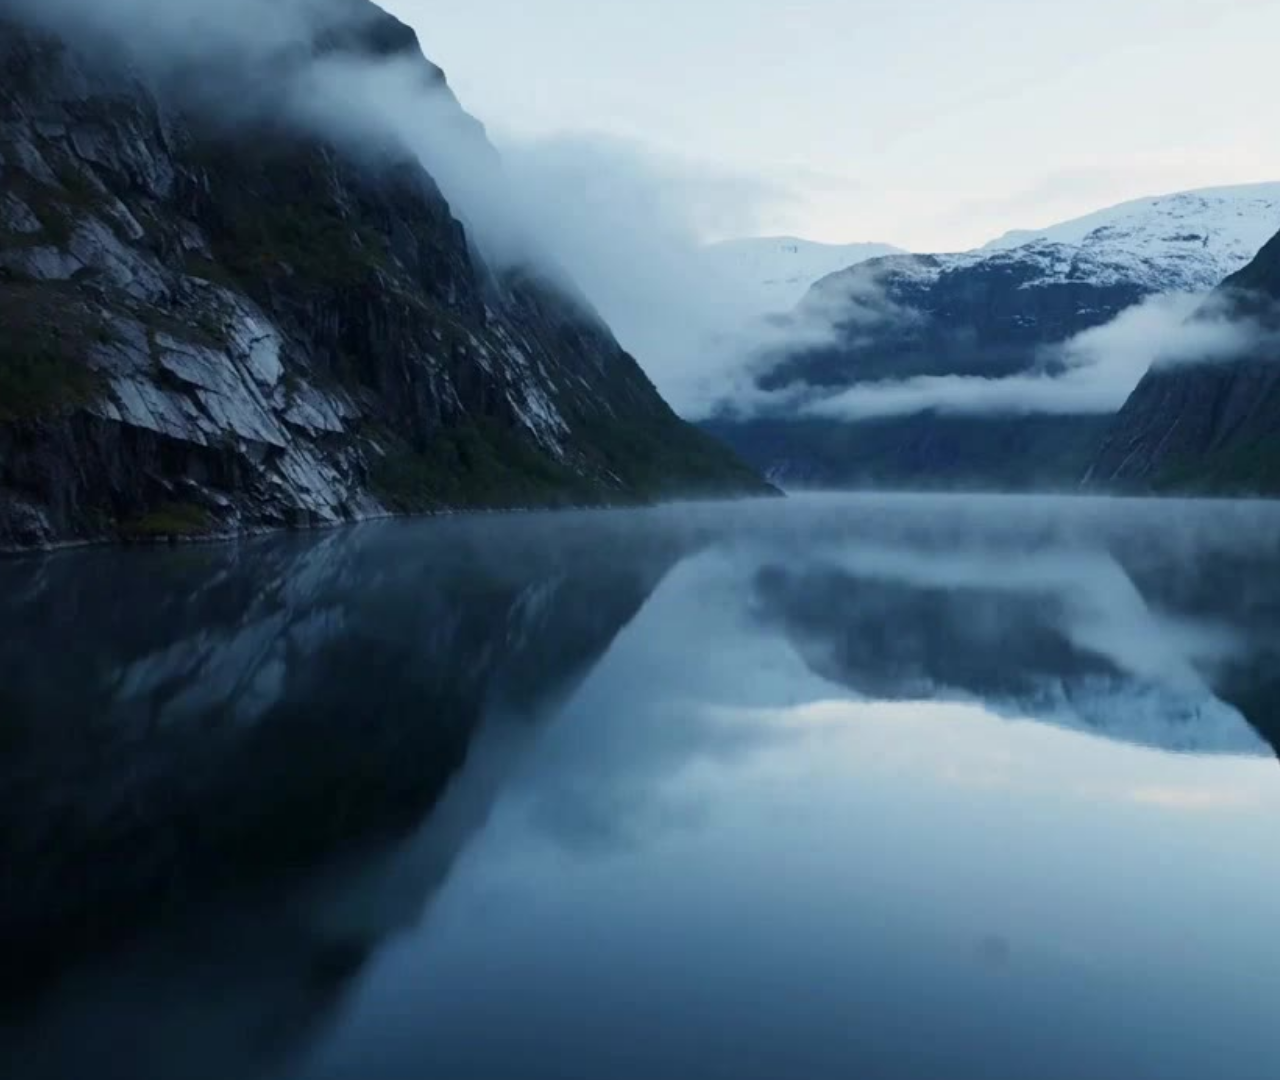
<file: UI DESIGN/references/project/index.html>
<!doctype html>
<html lang="en">
<head>
<meta charset="utf-8" />
<meta name="viewport" content="width=1920, height=1080" />
<title>Brush Wipe Finale</title>
<script src="vendor/gsap.min.js"></script>
<style>
@font-face { font-family: "Inter LM"; src: url("assets/inter.woff2") format("woff2"); font-weight: 100 900; }
@font-face { font-family: "Paint LM"; src: url("assets/agbalumo.ttf") format("truetype"); font-weight: 400; }
:root {
  --bg: #F4F6FA; --surface: #FFFFFF; --line: #E3E8F0; --ink: #0B1220; --muted: #667085; --faint: #98A2B3;
  --blue: #2F6BFF; --b600: #1D4ED8; --b700: #1638A8;
  --font: "Inter LM", Inter, system-ui, sans-serif;
}
* { margin: 0; padding: 0; box-sizing: border-box; }
html, body { width: 1920px; height: 1080px; overflow: hidden; background: var(--bg); }
#main { position: relative; width: 1920px; height: 1080px; overflow: hidden; font-family: var(--font); color: var(--ink);
  background: var(--bg); -webkit-font-smoothing: antialiased; }
.abs { position: absolute; }
.layer { position: absolute; left: 0; top: 0; width: 1920px; height: 1080px; }

/* new scene: painted sky */
#paint { left: -60px; top: -40px; width: 2040px; height: 1160px; object-fit: cover; }
#tint { background: radial-gradient(1200px 700px at 50% 42%, rgba(234,241,255,0.28), transparent 70%), linear-gradient(180deg, rgba(22,56,168,0.10), rgba(22,56,168,0.25)); }
#word { left: 0; top: 196px; width: 1920px; text-align: center; font-family: "Paint LM", serif; font-size: 360px; line-height: 1.1; color: #FFFFFF;
  text-shadow: 0 10px 40px rgba(16,32,96,0.35); letter-spacing: -0.01em; }
#word span { display: inline-block; }
.band { left: 0; width: 1920px; display: flex; justify-content: center; }
.band .in { position: relative; }
.band svg { position: absolute; inset: 0; width: 100%; height: 100%; }
.band .t { position: relative; height: 100%; display: flex; align-items: center; justify-content: center; letter-spacing: -0.02em; white-space: nowrap; }
#tag { top: 642px; }
#tag .in { width: 1060px; height: 124px; }
#tag .t { font-size: 54px; font-weight: 600; color: #0B1A3A; }
#url { top: 790px; }
#url .in { width: 500px; height: 84px; }
#url .t { font-size: 34px; font-weight: 500; color: var(--b700); }
#frog { left: 1366px; top: 300px; width: 184px; height: 184px; opacity: 0; }
#frog img { width: 100%; height: 100%; border-radius: 50%; display: block; box-shadow: 0 0 0 5px #F7F9FC, 0 14px 30px -10px rgba(16,32,96,0.5); }

/* previous scene, wiped away by the brush */
#prev { background: #0B1220; }
#prev img, #prev video { position: absolute; left: 0; top: 0; width: 1920px; height: 1080px; object-fit: cover; }
#prev-cap { left: 0; top: 820px; width: 1920px; display: flex; justify-content: center; }
#prev-cap div { height: 92px; padding: 0 40px; border-radius: 999px; background: rgba(255,255,255,0.92); font-size: 40px; font-weight: 600; letter-spacing: -0.025em;
  display: flex; align-items: center; box-shadow: 0 20px 50px -20px rgba(0,0,0,0.5); }
#fringe { background: rgba(247,249,252,0.85); }
</style>
</head>
<body>
<div id="main" data-composition-id="main" data-start="0" data-duration="8.6" data-width="1920" data-height="1080">
  <img id="paint" class="abs" src="assets/painting.webp" alt="" />
  <div id="tint" class="layer"></div>

  <div id="word" class="abs" data-slot="brand">drift</div>
  <div id="frog" class="abs"><img src="assets/frog.webp" alt="" /></div>
  <div id="tag" class="band abs"><div class="in"><svg id="tag-svg" viewBox="0 0 1060 124" preserveAspectRatio="none"></svg><div class="t" data-slot="tagline">Trips planned while you sleep.</div></div></div>
  <div id="url" class="band abs"><div class="in"><svg id="url-svg" viewBox="0 0 500 84" preserveAspectRatio="none"></svg><div class="t" data-slot="url">drift.travel</div></div></div>

  <div id="prev" class="layer">
    <img src="assets/fjord-poster.jpg" alt="" />
    <video id="fjord" class="clip" src="assets/fjord.mp4" data-start="0" data-duration="2.6" data-track-index="0" muted playsinline></video>
    <div id="prev-cap" class="abs"><div data-slot="previous-caption">Your next trip starts here</div></div>
  </div>
  <div id="fringe" class="layer"></div>
</div>

<script>
const DUR = 8.6;
const $ = s => document.querySelector(s), $$ = s => [...document.querySelectorAll(s)];
const tl = gsap.timeline({ paused: true });
window.__timelines = window.__timelines || {};
window.__timelines["main"] = tl;
tl.set({}, {}, DUR);

// deterministic noise
let seed = 11; const rnd = () => (seed = (seed * 16807) % 2147483647) / 2147483647;

// ragged bristle edge: x offset per y sample
const EDGE = [];
for (let y = -20; y <= 1100; y += 16) EDGE.push([y, (rnd() - 0.5) * 50 + (rnd() < 0.18 ? -60 - rnd() * 90 : 0) + Math.sin(y / 140) * 40]);
const brush = { e: 2200 };
function drawBrush() {
  // the old scene keeps everything left of the edge; the brush sweeps leftward across the frame (with a slight slant)
  const pts = EDGE.map(([y, j]) => `${(brush.e + j + (y - 540) * 0.22).toFixed(1)}px ${y}px`);
  $('#prev').style.clipPath = `polygon(-20px -20px, ${pts.join(', ')}, -20px 1100px)`;
  const fr = EDGE.map(([y, j]) => `${(brush.e + j + (y - 540) * 0.22).toFixed(1)}px ${y}px`);
  const back = EDGE.slice().reverse().map(([y, j]) => `${(brush.e + j * 0.6 + 26 + (y - 540) * 0.22).toFixed(1)}px ${y}px`);
  $('#fringe').style.clipPath = `polygon(${fr.join(', ')}, ${back.join(', ')})`;
}
drawBrush();

// ragged paint swipe shapes for the bands
function swipe(svg, w, h) {
  const top = [], bot = [];
  for (let x = 0; x <= w; x += 20) { top.push(`${x},${(4 + rnd() * 10).toFixed(1)}`); bot.push(`${x},${(h - 4 - rnd() * 10).toFixed(1)}`); }
  const left = `${(rnd() * 16).toFixed(1)},${h * 0.5}`, right = `${(w - rnd() * 16).toFixed(1)},${h * 0.5}`;
  svg.innerHTML = `<polygon fill="#F7F9FC" points="${left} ${top.join(' ')} ${right} ${bot.reverse().join(' ')}"/>` +
    Array.from({ length: 7 }, () => `<rect x="${(rnd() * w * 0.9).toFixed(0)}" y="${(10 + rnd() * (h - 24)).toFixed(0)}" width="${(60 + rnd() * 200).toFixed(0)}" height="2" fill="#E3E8F0"/>`).join('');
}
swipe($('#tag-svg'), 1060, 124);
swipe($('#url-svg'), 500, 84);

// ── S0 · 0–1.4 · the previous scene plays
tl.fromTo('#prev-cap div', { opacity: 0, y: 30 }, { opacity: 1, y: 0, duration: 0.7, ease: 'expo.out' }, 0.15);
tl.fromTo('#prev img', { scale: 1.04 }, { scale: 1.1, duration: 2.6, ease: 'none' }, 0);

// ── S1 · 1.35–2.35 · a ragged brush sweeps it away to the left
tl.fromTo(brush, { e: 2200 }, { e: -620, duration: 1.0, ease: 'expo.inOut', onUpdate: drawBrush, immediateRender: false }, 1.35);
tl.set(['#prev', '#fringe'], { visibility: 'hidden' }, 2.4);
tl.fromTo('#paint', { scale: 1.12, x: 60 }, { scale: 1.0, x: 0, duration: 7.2, ease: 'power2.out' }, 1.35);

// ── S2 · 2.2–3.4 · the wordmark paints in glyph by glyph
const word = $('#word'); const txt = word.textContent; word.textContent = '';
const glyphs = [...txt].map(ch => { const s = document.createElement('span'); s.textContent = ch; word.append(s); return s; });
glyphs.forEach((g, i) => {
  const t = 2.2 + i * 0.16;
  tl.fromTo(g, { clipPath: 'inset(-20% 100% -20% 0%)', y: 18, rotation: -3 }, { clipPath: 'inset(-20% -10% -20% 0%)', y: 0, rotation: 0, duration: 0.42, ease: 'power2.out' }, t);
});
tl.fromTo('#word', { scale: 1.04 }, { scale: 1, duration: 1.6, ease: 'expo.out', transformOrigin: '50% 60%' }, 2.2);

// ── S3 · 3.4–4.6 · two paint swipes wipe on left to right, carrying the copy
tl.fromTo('#tag .in', { clipPath: 'inset(0% 100% 0% 0%)' }, { clipPath: 'inset(0% 0% 0% 0%)', duration: 0.7, ease: 'expo.inOut' }, 3.35);
tl.fromTo('#tag .in', { x: -30 }, { x: 0, duration: 0.9, ease: 'expo.out' }, 3.35);
tl.fromTo('#url .in', { clipPath: 'inset(0% 100% 0% 0%)' }, { clipPath: 'inset(0% 0% 0% 0%)', duration: 0.6, ease: 'expo.inOut' }, 3.85);
tl.fromTo('#url .in', { x: -20 }, { x: 0, duration: 0.8, ease: 'expo.out' }, 3.85);

// ── S4 · 4.6–8.6 · the frog pops up behind the tagline, hops, then everything holds
tl.fromTo('#frog', { opacity: 0, y: 90, scale: 0.4 }, { opacity: 1, y: 0, scale: 1, duration: 0.55, ease: 'back.out(3)' }, 4.65);
tl.to('#frog', { rotation: -10, duration: 0.18, ease: 'power2.out' }, 5.25);
tl.to('#frog', { rotation: 6, duration: 0.22, ease: 'power2.inOut' }, 5.43);
tl.to('#frog', { rotation: 0, duration: 0.3, ease: 'back.out(3)' }, 5.65);
tl.to('#frog', { y: -36, duration: 0.22, ease: 'power2.out' }, 6.4);
tl.to('#frog', { y: 0, duration: 0.4, ease: 'bounce.out' }, 6.62);
tl.to('#frog', { scaleY: 0.86, scaleX: 1.08, duration: 0.08, ease: 'power2.out', transformOrigin: '50% 100%' }, 7.0);
tl.to('#frog', { scaleY: 1, scaleX: 1, duration: 0.3, ease: 'back.out(3)', transformOrigin: '50% 100%' }, 7.08);
// slow breathing on the type
tl.fromTo('#word', { y: 0 }, { y: -8, duration: 3.8, ease: 'sine.inOut' }, 4.8);
</script>
</body>
</html>
</file>
<file: ui_template_kit/styles.css>
/* ==========================================================================
   IPHONE PRO STUDIO – LIQUID-GLASS FLAGSHIP DESIGN SYSTEM
   Theme: Titanium Slate Navy (#243342) + Deep Navy (#0F1722)
   Effect: Real Liquid-Glass Refraction with Ambient Flowing Mesh Gradients
   Target: Exclusive iPhone Flagship Store (iPhone 16 Pro Max, 16 Pro, 16 Plus, 16)
   ========================================================================== */

@import url('https://fonts.googleapis.com/css2?family=Plus+Jakarta+Sans:wght@300;400;500;600;700;800&family=Inter:wght@300;400;500;600;700;800&family=JetBrains+Mono:wght@400;500;600;700&display=swap');

:root {
  /* Primary Titanium Brand Palette (From Test_UI.md) */
  --brand-50:  #F0F4F8;
  --brand-100: #D9E2EC;
  --brand-200: #BCCCDC;
  --brand-300: #9FB3C8;
  --brand-400: #627D98;
  --brand-500: #3E566E; /* Active / Hover */
  --brand-600: #2E3F52;
  --brand-700: #243342; /* PRIMARY BRAND (Titanium Slate Navy) */
  --brand-800: #1A2530;
  --brand-900: #0F1722; /* Deep Dark Navy */

  /* iPhone 16 Titanium Finishes */
  --color-desert-titanium: #D4C8B8;
  --color-natural-titanium: #9C968F;
  --color-white-titanium: #F5F5F7;
  --color-black-titanium: #28282B;

  /* REAL LIQUID-GLASS TOKENS */
  --liquid-glass-bg: linear-gradient(135deg, rgba(255, 255, 255, 0.7) 0%, rgba(240, 244, 248, 0.38) 100%);
  --liquid-glass-card-bg: linear-gradient(135deg, rgba(255, 255, 255, 0.68) 0%, rgba(236, 244, 252, 0.42) 100%);
  --liquid-glass-dark-bg: linear-gradient(135deg, rgba(36, 51, 66, 0.82) 0%, rgba(15, 23, 34, 0.92) 100%);
  --liquid-glass-border: rgba(255, 255, 255, 0.85);
  --liquid-glass-specular: inset 0 1.5px 2px 0 rgba(255, 255, 255, 1), inset 0 -1.5px 2px 0 rgba(36, 51, 66, 0.06);
  --liquid-glass-shadow: 0 20px 45px -10px rgba(15, 23, 42, 0.12), 0 0 2px rgba(255, 255, 255, 0.8);
  --liquid-blur: 28px;

  /* Surfaces & Ink */
  --bg-page: #F6F8FB;
  --ink: #0F172A;
  --ink-secondary: #334155;
  --ink-muted: #64748B;
  --ink-faint: #94A3B8;

  /* Radius */
  --radius-sm: 10px;
  --radius-md: 16px;
  --radius-lg: 24px;
  --radius-xl: 32px;
  --radius-full: 9999px;

  --font-main: 'Plus Jakarta Sans', 'Inter', -apple-system, sans-serif;
  --font-mono: 'JetBrains Mono', monospace;
}

/* Global Reset */
* {
  box-sizing: border-box;
  margin: 0;
  padding: 0;
  -webkit-tap-highlight-color: transparent;
}

img {
  max-width: 100%;
  height: auto;
  display: block;
}

html {
  scroll-behavior: smooth;
}

body {
  font-family: var(--font-main);
  background-color: var(--bg-page);
  color: var(--ink);
  line-height: 1.5;
  -webkit-font-smoothing: antialiased;
  position: relative;
  overflow-x: hidden;
}

/* ==========================================================================
   AMBIENT LIQUID MESH GRADIENT (THE SECRET TO REAL LIQUID-GLASS REFRACTION!)
   Without colorful gradients in the background, backdrop blur looks flat.
   These fluid glowing orbs provide the colorful backdrop for glass refraction.
   ========================================================================== */
.liquid-ambient-canvas {
  position: fixed;
  top: 0;
  left: 0;
  width: 100vw;
  height: 100vh;
  pointer-events: none;
  z-index: 0;
  overflow: hidden;
}

.liquid-orb {
  position: absolute;
  border-radius: 50%;
  filter: blur(75px);
  opacity: 0.62;
  animation: floatOrb 18s infinite ease-in-out alternate;
}

.liquid-orb.orb-1 {
  top: -60px;
  left: 10%;
  width: 650px;
  height: 650px;
  background: radial-gradient(circle, rgba(36, 51, 66, 0.55) 0%, rgba(62, 86, 110, 0.35) 45%, rgba(0, 113, 227, 0.2) 70%, transparent 85%);
}

.liquid-orb.orb-2 {
  top: 20%;
  right: 2%;
  width: 580px;
  height: 580px;
  background: radial-gradient(circle, rgba(212, 168, 120, 0.55) 0%, rgba(226, 168, 102, 0.35) 50%, rgba(254, 215, 170, 0.2) 75%, transparent 85%);
  animation-duration: 22s;
  animation-delay: -4s;
}

.liquid-orb.orb-3 {
  bottom: 8%;
  left: 3%;
  width: 680px;
  height: 680px;
  background: radial-gradient(circle, rgba(0, 113, 227, 0.4) 0%, rgba(56, 189, 248, 0.25) 45%, rgba(99, 102, 241, 0.2) 70%, transparent 85%);
  animation-duration: 20s;
  animation-delay: -9s;
}

.liquid-orb.orb-4 {
  top: 55%;
  right: 20%;
  width: 520px;
  height: 520px;
  background: radial-gradient(circle, rgba(139, 92, 246, 0.35) 0%, rgba(236, 72, 153, 0.2) 50%, transparent 80%);
  animation-duration: 26s;
  animation-delay: -14s;
}

/* Dynamic Interactive Mouse-Follow Glass Spotlight */
.liquid-cursor-glow {
  position: fixed;
  width: 480px;
  height: 480px;
  border-radius: 50%;
  pointer-events: none;
  background: radial-gradient(circle, rgba(0, 113, 227, 0.22) 0%, rgba(139, 92, 246, 0.12) 40%, transparent 70%);
  filter: blur(60px);
  z-index: 0;
  transform: translate(-50%, -50%);
  transition: width 0.3s, height 0.3s;
}

@keyframes floatOrb {
  0%   { transform: translate(0, 0) scale(1) rotate(0deg); }
  50%  { transform: translate(70px, 50px) scale(1.15) rotate(45deg); }
  100% { transform: translate(-50px, 90px) scale(0.9) rotate(-30deg); }
}

/* Page content relative on top of ambient canvas */
.page-content-wrapper {
  position: relative;
  z-index: 1;
}

.container {
  max-width: 1280px;
  margin: 0 auto;
  padding: 0 24px;
}

/* ==========================================================================
   LIQUID-GLASS CORE COMPONENT CLASSES
   ========================================================================== */
.liquid-glass-navbar {
  background: var(--liquid-glass-bg);
  backdrop-filter: blur(var(--liquid-blur)) saturate(210%);
  -webkit-backdrop-filter: blur(var(--liquid-blur)) saturate(210%);
  border: 1.5px solid var(--liquid-glass-border);
  box-shadow: var(--liquid-glass-shadow), var(--liquid-glass-specular);
  border-radius: var(--radius-full);
}

.liquid-glass-card {
  background: var(--liquid-glass-card-bg);
  backdrop-filter: blur(var(--liquid-blur)) saturate(190%);
  -webkit-backdrop-filter: blur(var(--liquid-blur)) saturate(190%);
  border: 1.5px solid var(--liquid-glass-border);
  box-shadow: var(--liquid-glass-shadow), var(--liquid-glass-specular);
  border-radius: var(--radius-lg);
  transition: all 0.35s cubic-bezier(0.34, 1.56, 0.64, 1);
  position: relative;
  overflow: hidden;
}

.liquid-glass-card:hover {
  transform: translateY(-6px);
  border-color: rgba(255, 255, 255, 0.95);
  box-shadow: 0 24px 50px -10px rgba(36, 51, 66, 0.22), var(--liquid-glass-specular);
}

/* Specular Light Sheen sweep on hover */
.liquid-glass-card::before {
  content: '';
  position: absolute;
  top: -50%;
  left: -50%;
  width: 200%;
  height: 200%;
  background: linear-gradient(60deg, transparent 40%, rgba(255, 255, 255, 0.35) 50%, transparent 60%);
  transform: rotate(25deg) translateY(-100%);
  transition: transform 0.75s ease-in-out;
  pointer-events: none;
}

.liquid-glass-card:hover::before {
  transform: rotate(25deg) translateY(100%);
}

.liquid-glass-dark {
  background: var(--liquid-glass-dark-bg);
  backdrop-filter: blur(32px) saturate(220%);
  -webkit-backdrop-filter: blur(32px) saturate(220%);
  border: 1.5px solid rgba(255, 255, 255, 0.18);
  box-shadow: 0 25px 60px -12px rgba(15, 23, 34, 0.6), inset 0 1.5px 2px 0 rgba(255, 255, 255, 0.25);
  border-radius: var(--radius-xl);
  color: white;
}

/* ==========================================================================
   TOP CONTROL BAR
   ========================================================================== */
.kit-control-bar {
  background: rgba(15, 23, 34, 0.92);
  backdrop-filter: blur(20px);
  color: white;
  padding: 10px 24px;
  display: flex;
  align-items: center;
  justify-content: space-between;
  font-size: 13px;
  border-bottom: 1px solid rgba(255, 255, 255, 0.12);
  position: sticky;
  top: 0;
  z-index: 1000;
}

.kit-title-group {
  display: flex;
  align-items: center;
  gap: 12px;
}

.kit-apple-logo {
  font-size: 18px;
  color: white;
}

.kit-badge {
  background: rgba(255, 255, 255, 0.1);
  color: #D9E2EC;
  border: 1px solid rgba(255, 255, 255, 0.18);
  padding: 3px 10px;
  border-radius: var(--radius-full);
  font-size: 11px;
  font-weight: 700;
  font-family: var(--font-mono);
}

.kit-actions {
  display: flex;
  align-items: center;
  gap: 8px;
}

.kit-tab-btn {
  background: rgba(255, 255, 255, 0.08);
  border: 1px solid rgba(255, 255, 255, 0.15);
  color: #D9E2EC;
  padding: 6px 14px;
  border-radius: var(--radius-full);
  font-size: 12.5px;
  font-weight: 600;
  cursor: pointer;
  display: inline-flex;
  align-items: center;
  gap: 6px;
  transition: all 0.2s ease;
}

.kit-tab-btn:hover {
  background: rgba(255, 255, 255, 0.18);
  color: white;
}

.kit-tab-btn.active {
  background: white;
  color: var(--brand-900);
  border-color: white;
  font-weight: 700;
  box-shadow: 0 4px 14px rgba(0, 0, 0, 0.25);
}

/* ==========================================================================
   VIEW 1: IPHONE FLAGSHIP LANDING PAGE
   ========================================================================== */
.view-container {
  display: none;
  animation: fadeIn 0.3s ease;
}

.view-container.active {
  display: block;
}

@keyframes fadeIn {
  from { opacity: 0; transform: translateY(8px); }
  to { opacity: 1; transform: translateY(0); }
}

/* Floating Liquid-Glass Navbar */
.nexora-navbar {
  position: sticky;
  top: 52px;
  z-index: 900;
  margin-top: 14px;
}

.navbar-floating-glass {
  height: 66px;
  padding: 0 26px;
  display: flex;
  align-items: center;
  justify-content: space-between;
}

.nav-brand {
  font-size: 21px;
  font-weight: 800;
  letter-spacing: -0.5px;
  color: var(--ink);
  text-decoration: none;
  display: flex;
  align-items: center;
  gap: 8px;
}

.nav-brand svg {
  fill: currentColor;
}

.nav-menu {
  display: flex;
  align-items: center;
  gap: 32px;
  list-style: none;
}

.nav-link {
  color: var(--ink-secondary);
  font-size: 13.5px;
  font-weight: 600;
  text-decoration: none;
  display: flex;
  align-items: center;
  gap: 4px;
  transition: color 0.15s ease;
}

.nav-link:hover {
  color: var(--brand-700);
}

.nav-right {
  display: flex;
  align-items: center;
  gap: 14px;
}

.nav-search-liquid {
  background: rgba(255, 255, 255, 0.7);
  border: 1px solid rgba(226, 232, 240, 0.9);
  border-radius: var(--radius-full);
  padding: 7px 16px;
  display: flex;
  align-items: center;
  gap: 8px;
  width: 180px;
  transition: all 0.25s;
}

.nav-search-liquid:focus-within {
  border-color: var(--brand-700);
  background: white;
  width: 220px;
  box-shadow: 0 0 0 3px rgba(36, 51, 66, 0.12);
}

.nav-search-liquid input {
  border: none;
  outline: none;
  background: transparent;
  font-size: 13px;
  width: 100%;
  color: var(--ink);
}

.nav-icon-btn {
  width: 36px;
  height: 36px;
  border-radius: 50%;
  border: 1px solid rgba(255, 255, 255, 0.8);
  background: rgba(255, 255, 255, 0.85);
  display: flex;
  align-items: center;
  justify-content: center;
  color: var(--ink-secondary);
  cursor: pointer;
  transition: all 0.2s;
  position: relative;
  box-shadow: 0 2px 8px rgba(0, 0, 0, 0.04);
}

.nav-icon-btn:hover {
  border-color: var(--brand-700);
  color: var(--brand-700);
  transform: scale(1.06);
}

.cart-counter-badge {
  position: absolute;
  top: -3px;
  right: -3px;
  background: var(--brand-700);
  color: white;
  font-size: 10px;
  font-weight: 800;
  width: 18px;
  height: 18px;
  border-radius: 50%;
  display: flex;
  align-items: center;
  justify-content: center;
  border: 2px solid white;
}

/* Pill CTA Button (Shop Now) */
.btn-pill-dark {
  background: var(--brand-700);
  color: white;
  padding: 9px 22px;
  border-radius: var(--radius-full);
  font-size: 13.5px;
  font-weight: 700;
  text-decoration: none;
  border: none;
  cursor: pointer;
  display: inline-flex;
  align-items: center;
  gap: 8px;
  transition: all 0.25s cubic-bezier(0.34, 1.56, 0.64, 1);
  box-shadow: 0 6px 18px rgba(36, 51, 66, 0.25);
}

.btn-pill-dark:hover {
  background: var(--brand-500);
  transform: translateY(-2px);
  box-shadow: 0 10px 24px rgba(36, 51, 66, 0.35);
}

.btn-pill-white {
  background: white;
  color: var(--brand-900);
  padding: 10px 22px;
  border-radius: var(--radius-full);
  font-size: 13.5px;
  font-weight: 700;
  text-decoration: none;
  border: none;
  cursor: pointer;
  display: inline-flex;
  align-items: center;
  gap: 8px;
  transition: all 0.2s ease;
  box-shadow: 0 6px 18px rgba(0, 0, 0, 0.12);
}

.btn-pill-white:hover {
  background: #F8FAFC;
  transform: translateY(-2px);
}

/* ==========================================================================
   HERO SECTION (IPHONE 16 PRO MAX TITANIUM)
   ========================================================================== */
.nexora-hero-section {
  padding: 60px 0 80px;
  position: relative;
}

.hero-grid {
  display: grid;
  grid-template-columns: 1.15fr 1.3fr 1fr;
  align-items: center;
  gap: 40px;
}

.eyebrow-text {
  font-size: 12px;
  font-weight: 800;
  letter-spacing: 2.2px;
  text-transform: uppercase;
  color: var(--brand-500);
  display: block;
  margin-bottom: 12px;
}

.hero-h1 {
  font-size: 52px;
  font-weight: 800;
  line-height: 1.06;
  letter-spacing: -1.8px;
  color: var(--ink);
  margin-bottom: 18px;
}

.hero-desc {
  font-size: 15px;
  line-height: 1.6;
  color: var(--ink-muted);
  margin-bottom: 24px;
  max-width: 400px;
}

.hero-price-tag {
  font-size: 19px;
  font-weight: 800;
  color: var(--ink);
  margin-bottom: 14px;
}

.hero-price-tag span {
  font-size: 14px;
  font-weight: 500;
  color: var(--ink-muted);
  margin-right: 4px;
}

/* Interactive Color Swatches */
.hero-finish-selector {
  display: flex;
  align-items: center;
  gap: 12px;
  margin-bottom: 20px;
}

.finish-label {
  font-size: 12.5px;
  font-weight: 700;
  color: var(--ink-muted);
}

.color-dots-group {
  display: flex;
  gap: 8px;
}

.color-circle-btn {
  width: 26px;
  height: 26px;
  border-radius: 50%;
  border: 2px solid transparent;
  padding: 2px;
  cursor: pointer;
  transition: all 0.2s cubic-bezier(0.34, 1.56, 0.64, 1);
}

.color-circle-btn.selected {
  border-color: var(--brand-700);
  transform: scale(1.2);
}

.color-dot-fill {
  width: 100%;
  height: 100%;
  border-radius: 50%;
  box-shadow: inset 0 1px 2px rgba(0, 0, 0, 0.25);
}

/* Storage Capacity Selector Pills */
.storage-selector-group {
  display: flex;
  gap: 8px;
  margin-bottom: 28px;
}

.storage-pill {
  padding: 8px 18px;
  border-radius: var(--radius-full);
  font-size: 13px;
  font-weight: 700;
  border: 1.5px solid rgba(226, 232, 240, 0.9);
  background: rgba(255, 255, 255, 0.7);
  backdrop-filter: blur(14px);
  color: var(--ink-secondary);
  cursor: pointer;
  transition: all 0.25s cubic-bezier(0.34, 1.56, 0.64, 1);
}

.storage-pill:hover {
  border-color: var(--brand-500);
  transform: translateY(-1px);
}

.storage-pill.active {
  background: var(--brand-700);
  color: white;
  border-color: var(--brand-700);
  box-shadow: 0 6px 16px rgba(36, 51, 66, 0.28);
  transform: scale(1.05);
}

.hero-cta-actions {
  display: flex;
  align-items: center;
  gap: 20px;
}

.link-learn-more {
  color: var(--ink);
  font-size: 14px;
  font-weight: 700;
  text-decoration: none;
  display: inline-flex;
  align-items: center;
  gap: 6px;
  transition: gap 0.2s;
}

.link-learn-more:hover {
  gap: 10px;
  color: var(--brand-700);
}

/* Hero Center Column: Real iPhone on Rock Pedestal Photography */
.hero-phone-stage {
  display: flex;
  flex-direction: column;
  align-items: center;
  justify-content: center;
  position: relative;
}

.hero-phone-real-img {
  width: 100%;
  max-width: 390px;
  height: 490px;
  object-fit: cover;
  object-position: center;
  border-radius: 36px;
  box-shadow: 0 28px 65px -15px rgba(15, 23, 42, 0.35), 0 0 0 1.5px rgba(255, 255, 255, 0.85);
  transition: all 0.45s cubic-bezier(0.34, 1.56, 0.64, 1);
  cursor: pointer;
}

.hero-phone-stage:hover .hero-phone-real-img {
  transform: translateY(-10px) scale(1.02);
  box-shadow: 0 35px 75px -15px rgba(36, 51, 66, 0.45), 0 0 0 2px rgba(255, 255, 255, 0.95);
}

.rock-pedestal {
  width: 100%;
  max-width: 400px;
  display: flex;
  align-items: center;
  justify-content: center;
  position: relative;
}

.pedestal-rock-base {
  display: none;
}

.pedestal-rock-shadow {
  position: absolute;
  bottom: -15px;
  width: 360px;
  height: 25px;
  background: radial-gradient(ellipse at center, rgba(15, 23, 42, 0.35) 0%, transparent 75%);
}

.showcase-phone-pair {
  position: relative;
  z-index: 5;
  display: flex;
  align-items: center;
  justify-content: center;
  filter: drop-shadow(0 25px 45px rgba(36, 51, 66, 0.3));
  transition: transform 0.4s cubic-bezier(0.34, 1.56, 0.64, 1);
}

.showcase-phone-pair:hover {
  transform: translateY(-8px) scale(1.02);
}

/* Hero Right Column: 4 Vertical Feature Cards */
.hero-features-list {
  display: flex;
  flex-direction: column;
  gap: 14px;
}

.feature-item-card {
  display: flex;
  align-items: flex-start;
  gap: 16px;
  padding: 16px;
}

.feature-icon-box {
  width: 44px;
  height: 44px;
  border-radius: var(--radius-sm);
  background: rgba(36, 51, 66, 0.08);
  border: 1px solid rgba(255, 255, 255, 0.8);
  display: flex;
  align-items: center;
  justify-content: center;
  color: var(--brand-700);
  flex-shrink: 0;
}

.feature-info h4 {
  font-size: 14.5px;
  font-weight: 800;
  color: var(--ink);
  margin-bottom: 2px;
}

.feature-info p {
  font-size: 13px;
  color: var(--ink-muted);
}

/* ==========================================================================
   FEATURED MODELS (IPHONE 16 PRO MAX, 16 PRO, 16 PLUS, 16)
   ========================================================================== */
.section-lineup {
  padding: 60px 0 80px;
}

.section-head-between {
  display: flex;
  align-items: flex-end;
  justify-content: space-between;
  margin-bottom: 36px;
}

.section-head-between h2 {
  font-size: 30px;
  font-weight: 800;
  letter-spacing: -0.8px;
  color: var(--ink);
  margin-top: 4px;
}

.link-view-all {
  font-size: 13.5px;
  font-weight: 700;
  color: var(--brand-700);
  text-decoration: none;
  display: flex;
  align-items: center;
  gap: 4px;
}

.lineup-cards-grid {
  display: grid;
  grid-template-columns: repeat(4, 1fr);
  gap: 20px;
}

.lineup-card {
  padding: 26px 20px 22px;
  display: flex;
  flex-direction: column;
  cursor: pointer;
}

.lineup-thumb-area {
  height: 180px;
  display: flex;
  align-items: center;
  justify-content: center;
  margin-bottom: 20px;
}

.lineup-thumb-area svg,
.lineup-thumb-area img {
  max-height: 165px;
  max-width: 100%;
  object-fit: contain;
  filter: drop-shadow(0 14px 24px rgba(15, 23, 42, 0.16));
  border-radius: 14px;
  transition: transform 0.35s cubic-bezier(0.34, 1.56, 0.64, 1);
}

.lineup-card:hover .lineup-thumb-area svg,
.lineup-card:hover .lineup-thumb-area img {
  transform: scale(1.08) translateY(-4px);
}

.lineup-name {
  font-size: 16.5px;
  font-weight: 800;
  color: var(--ink);
  margin-bottom: 4px;
}

.lineup-tagline {
  font-size: 12.5px;
  color: var(--ink-muted);
  margin-bottom: 20px;
  min-height: 38px;
  line-height: 1.4;
}

.lineup-bottom-row {
  margin-top: auto;
  display: flex;
  align-items: center;
  justify-content: space-between;
}

.lineup-price {
  font-size: 16.5px;
  font-weight: 800;
  color: var(--brand-700);
}

.circle-arrow-btn {
  width: 36px;
  height: 36px;
  border-radius: 50%;
  background: white;
  border: 1px solid var(--border);
  display: flex;
  align-items: center;
  justify-content: center;
  color: var(--ink);
  cursor: pointer;
  transition: all 0.2s;
}

.lineup-card:hover .circle-arrow-btn {
  background: var(--brand-700);
  border-color: var(--brand-700);
  color: white;
  transform: scale(1.08);
}

/* ==========================================================================
   SPECIFICATION COMPARISON TABLE (IPHONE LINEUP)
   ========================================================================== */
.section-comparison {
  padding: 60px 0 80px;
}

.comparison-table-wrapper {
  overflow-x: auto;
  -webkit-overflow-scrolling: touch;
  border-radius: var(--radius-lg);
}

.compare-table {
  width: 100%;
  min-width: 860px;
  border-collapse: collapse;
  text-align: left;
  table-layout: fixed;
}

.compare-table th, .compare-table td {
  padding: 18px 20px;
  border-bottom: 1px solid rgba(226, 232, 240, 0.85);
  vertical-align: middle;
}

.compare-table tr:hover td {
  background: rgba(255, 255, 255, 0.75);
}

.compare-table tr:last-child td {
  border-bottom: none;
}

.col-label {
  width: 22%;
  font-weight: 700;
  font-size: 13.5px;
  color: var(--ink);
  background: rgba(240, 244, 248, 0.7);
  border-right: 1px solid rgba(226, 232, 240, 0.85);
  padding-left: 24px;
}

.model-header-cell {
  width: 19.5%;
  font-weight: 800;
  font-size: 14.5px;
  color: var(--ink);
}

.model-header-flex {
  display: flex;
  align-items: center;
  gap: 12px;
}

.model-mini-thumb {
  width: 36px;
  height: 48px;
  flex-shrink: 0;
  display: flex;
  align-items: center;
  justify-content: center;
  overflow: hidden;
  border-radius: 8px;
  background: rgba(255, 255, 255, 0.85);
  border: 1px solid rgba(0, 0, 0, 0.08);
  box-shadow: 0 2px 8px rgba(0, 0, 0, 0.06);
}

.model-mini-thumb img,
.model-mini-real-img {
  width: 36px !important;
  height: 48px !important;
  max-width: 36px !important;
  max-height: 48px !important;
  object-fit: contain !important;
  display: block;
}

.spec-cell-text {
  font-size: 13px;
  color: var(--ink-secondary);
  font-weight: 600;
  line-height: 1.5;
}

/* ==========================================================================
   SPLIT FEATURE BANNERS (Camera Showcase & Performance)
   ========================================================================== */
.section-feature-split {
  padding: 40px 0 80px;
}

.feature-split-grid {
  display: grid;
  grid-template-columns: 1.25fr 1fr;
  gap: 24px;
}

/* Left: Scenic Camera Showcase Banner */
.camera-showcase-banner {
  background: linear-gradient(135deg, #1E293B 0%, #0F1722 100%);
  border-radius: var(--radius-xl);
  position: relative;
  overflow: hidden;
  color: white;
  padding: 42px;
  display: flex;
  flex-direction: column;
  justify-content: space-between;
  min-height: 380px;
  box-shadow: 0 20px 50px rgba(15, 23, 34, 0.35);
  border: 1px solid rgba(255, 255, 255, 0.12);
}

.camera-scenic-bg {
  position: absolute;
  top: 0;
  left: 0;
  width: 100%;
  height: 100%;
  object-fit: cover;
  opacity: 0.55;
  mix-blend-mode: normal;
  pointer-events: none;
  transition: transform 0.6s ease;
}

.camera-showcase-banner:hover .camera-scenic-bg {
  transform: scale(1.04);
}

.camera-close-up-lens {
  position: absolute;
  right: 28px;
  bottom: 24px;
  pointer-events: none;
  z-index: 5;
}

.camera-macro-real-img {
  width: 260px;
  height: 260px;
  object-fit: cover;
  border-radius: 32px;
  border: 2px solid rgba(255, 255, 255, 0.4);
  box-shadow: 0 25px 60px rgba(0, 0, 0, 0.75), inset 0 1.5px 2px rgba(255, 255, 255, 0.9);
  transition: transform 0.45s cubic-bezier(0.34, 1.56, 0.64, 1);
}

.camera-showcase-banner:hover .camera-macro-real-img {
  transform: scale(1.06) rotate(1.5deg);
}

.camera-content-box {
  position: relative;
  z-index: 10;
  max-width: 330px;
}

.camera-content-box h3 {
  font-size: 26px;
  font-weight: 800;
  line-height: 1.2;
  margin-top: 6px;
  margin-bottom: 12px;
}

.camera-content-box p {
  font-size: 13.5px;
  color: #94A3B8;
  line-height: 1.6;
  margin-bottom: 24px;
}

/* Right: Performance Power Card */
.performance-power-card {
  padding: 38px 34px;
  display: flex;
  flex-direction: column;
  justify-content: space-between;
}

.perf-head h3 {
  font-size: 22px;
  font-weight: 800;
  color: var(--ink);
  margin-top: 4px;
  margin-bottom: 8px;
}

.perf-head p {
  font-size: 13.5px;
  color: var(--ink-muted);
}

.perf-badges-2x2 {
  display: grid;
  grid-template-columns: repeat(2, 1fr);
  gap: 12px;
  margin-top: 24px;
}

.perf-mini-card {
  background: rgba(255, 255, 255, 0.85);
  backdrop-filter: blur(14px);
  border: 1px solid rgba(255, 255, 255, 0.95);
  border-radius: var(--radius-md);
  padding: 14px;
  display: flex;
  align-items: center;
  gap: 12px;
  box-shadow: 0 4px 15px rgba(0, 0, 0, 0.03);
}

.perf-mini-icon {
  width: 40px;
  height: 40px;
  border-radius: var(--radius-sm);
  background: var(--brand-50);
  border: 1px solid rgba(36, 51, 66, 0.1);
  display: flex;
  align-items: center;
  justify-content: center;
  color: var(--brand-700);
  flex-shrink: 0;
}

.perf-mini-info strong {
  font-size: 13px;
  font-weight: 800;
  color: var(--ink);
  display: block;
}

.perf-mini-info span {
  font-size: 11.5px;
  color: var(--ink-muted);
}

/* ==========================================================================
   OFFICIAL APPLE ACCESSORIES & TESTIMONIAL SECTION
   ========================================================================== */
.section-acc-review {
  padding: 40px 0 80px;
}

.acc-review-grid {
  display: grid;
  grid-template-columns: 1.5fr 1fr;
  gap: 32px;
}

.acc-subgrid {
  display: grid;
  grid-template-columns: repeat(4, 1fr);
  gap: 14px;
  margin-top: 24px;
}

.acc-item-card {
  padding: 18px 14px;
  text-align: center;
  cursor: pointer;
}

.acc-thumb-box {
  height: 85px;
  display: flex;
  align-items: center;
  justify-content: center;
  margin-bottom: 10px;
}

.acc-thumb-box svg,
.acc-thumb-box img {
  max-height: 80px;
  max-width: 100%;
  object-fit: contain;
  border-radius: 10px;
  filter: drop-shadow(0 4px 10px rgba(15, 23, 42, 0.08));
  transition: transform 0.25s cubic-bezier(0.34, 1.56, 0.64, 1);
}

.acc-item-card:hover .acc-thumb-box img {
  transform: scale(1.12);
}

.acc-name {
  font-size: 12.5px;
  font-weight: 700;
  color: var(--ink);
}

.acc-price {
  font-size: 13.5px;
  font-weight: 800;
  color: var(--brand-700);
  margin-top: 4px;
}

/* Testimonial Card */
.testimonial-card {
  padding: 34px;
  display: flex;
  flex-direction: column;
  justify-content: space-between;
}

.stars-row {
  color: #F59E0B;
  font-size: 16px;
  letter-spacing: 2px;
  margin-bottom: 12px;
}

.review-quote {
  font-size: 15px;
  line-height: 1.6;
  font-weight: 600;
  color: var(--ink);
  font-style: italic;
  margin-bottom: 24px;
}

.review-author-row {
  display: flex;
  align-items: center;
  justify-content: space-between;
}

.author-info-flex {
  display: flex;
  align-items: center;
  gap: 12px;
}

.author-avatar {
  width: 44px;
  height: 44px;
  border-radius: 50%;
  background: var(--brand-200);
  display: flex;
  align-items: center;
  justify-content: center;
  font-weight: 800;
  color: var(--brand-700);
  border: 2px solid white;
  box-shadow: 0 2px 8px rgba(0, 0, 0, 0.08);
}

.author-name-title strong {
  font-size: 13.5px;
  color: var(--ink);
  display: block;
}

.author-name-title span {
  font-size: 11.5px;
  color: var(--ink-muted);
}

.carousel-nav-arrows {
  display: flex;
  gap: 8px;
}

.carousel-btn {
  width: 34px;
  height: 34px;
  border-radius: 50%;
  border: 1px solid var(--border);
  background: white;
  display: flex;
  align-items: center;
  justify-content: center;
  cursor: pointer;
  color: var(--ink-secondary);
  transition: all 0.2s;
}

.carousel-btn:hover {
  background: var(--brand-700);
  color: white;
  border-color: var(--brand-700);
}

/* ==========================================================================
   FOOTER BANNER & TRUST BADGES (DARK NAVY #0F1722 per Test_UI.md)
   ========================================================================== */
.nexora-footer-section {
  background: var(--brand-900);
  color: white;
  padding: 80px 0 40px;
  position: relative;
  overflow: hidden;
}

.footer-upgrade-banner {
  display: flex;
  align-items: center;
  justify-content: space-between;
  padding-bottom: 60px;
  border-bottom: 1px solid rgba(255, 255, 255, 0.1);
  position: relative;
}

.footer-banner-left {
  max-width: 440px;
}

.footer-banner-left .eyebrow-text {
  color: #94A3B8;
}

.footer-banner-left h2 {
  font-size: 34px;
  font-weight: 800;
  letter-spacing: -1px;
  line-height: 1.15;
  margin-bottom: 12px;
}

.footer-banner-left p {
  color: #94A3B8;
  font-size: 14px;
  margin-bottom: 24px;
}

.footer-banner-phone-visual {
  position: absolute;
  left: 50%;
  transform: translateX(-50%);
  bottom: 0;
  pointer-events: none;
}

.footer-banner-phone-visual svg,
.footer-banner-phone-visual img {
  max-width: 380px;
  height: auto;
  object-fit: contain;
  border-radius: 20px;
  filter: drop-shadow(0 -15px 45px rgba(0, 0, 0, 0.7));
  transition: transform 0.4s cubic-bezier(0.34, 1.56, 0.64, 1);
}

.footer-upgrade-banner:hover .footer-banner-phone-visual img {
  transform: translateY(-8px) scale(1.02);
}

.trust-badges-row {
  display: flex;
  align-items: center;
  justify-content: flex-end;
  gap: 40px;
}

.trust-badge-item {
  display: flex;
  align-items: center;
  gap: 12px;
}

.trust-badge-item svg {
  color: #94A3B8;
}

.trust-badge-text strong {
  font-size: 13px;
  color: white;
  display: block;
}

.trust-badge-text span {
  font-size: 11.5px;
  color: #64748B;
}

.footer-sub-links {
  margin-top: 40px;
  display: flex;
  align-items: center;
  justify-content: space-between;
  font-size: 12.5px;
  color: #64748B;
}

/* ==========================================================================
   VIEW 2: MOBILE APP SIMULATOR (PIXEL 8 SHELL FOR PRM393)
   ========================================================================== */
.mobile-view-wrapper {
  padding: 40px 20px 80px;
  display: flex;
  flex-direction: column;
  align-items: center;
  justify-content: center;
}

.phone-mockup-frame {
  width: 412px;
  height: 870px;
  background: white;
  border-radius: 46px;
  box-shadow: 0 25px 60px -15px rgba(15, 23, 42, 0.35), 0 0 0 12px #1E293B, 0 0 0 14px #475569;
  display: flex;
  flex-direction: column;
  position: relative;
  overflow: hidden;
  border: 1px solid rgba(255, 255, 255, 0.2);
}

.phone-status-bar {
  height: 38px;
  background: rgba(255, 255, 255, 0.95);
  padding: 0 24px;
  display: flex;
  align-items: center;
  justify-content: space-between;
  font-size: 12px;
  font-weight: 700;
  color: var(--ink);
  flex-shrink: 0;
  z-index: 10;
  backdrop-filter: blur(10px);
}

.camera-cutout {
  width: 12px;
  height: 12px;
  background: #000;
  border-radius: 50%;
  position: absolute;
  left: 50%;
  transform: translateX(-50%);
  top: 10px;
}

.phone-viewport {
  flex: 1;
  overflow-y: auto;
  overflow-x: hidden;
  background: #F8FAFC;
  display: flex;
  flex-direction: column;
  position: relative;
}

.phone-nav-bar {
  height: 64px;
  background: rgba(255, 255, 255, 0.95);
  border-top: 1px solid var(--border);
  display: flex;
  align-items: center;
  justify-content: space-around;
  flex-shrink: 0;
  backdrop-filter: blur(16px);
  padding-bottom: 6px;
}

.phone-nav-tab {
  display: flex;
  flex-direction: column;
  align-items: center;
  gap: 3px;
  background: transparent;
  border: none;
  cursor: pointer;
  color: var(--ink-muted);
  width: 60px;
  transition: all 0.2s ease;
}

.phone-nav-icon-wrapper {
  padding: 4px 16px;
  border-radius: var(--radius-full);
  display: flex;
  align-items: center;
  justify-content: center;
}

.phone-nav-tab.active .phone-nav-icon-wrapper {
  background: var(--brand-50);
  color: var(--brand-700);
}

.phone-nav-tab span {
  font-size: 11px;
  font-weight: 600;
}

.phone-nav-tab.active span {
  color: var(--brand-700);
  font-weight: 800;
}

/* ==========================================================================
   VIEW 3: LIQUID-GLASS DESIGN SYSTEM & COLOR TOKENS
   ========================================================================== */
.ds-view-wrapper {
  padding: 60px 0 100px;
}

.ds-section-card {
  padding: 34px;
  margin-bottom: 28px;
}

.ds-section-card h3 {
  font-size: 20px;
  font-weight: 800;
  color: var(--brand-700);
  margin-bottom: 6px;
}

.ds-section-card p {
  font-size: 13.5px;
  color: var(--ink-muted);
  margin-bottom: 24px;
}

.ds-swatches-grid {
  display: grid;
  grid-template-columns: repeat(auto-fit, minmax(170px, 1fr));
  gap: 14px;
}

.ds-swatch-box {
  background: white;
  border: 1px solid var(--border);
  border-radius: var(--radius-md);
  padding: 14px;
  box-shadow: 0 2px 8px rgba(0, 0, 0, 0.04);
}

.ds-color-block {
  height: 54px;
  border-radius: var(--radius-sm);
  margin-bottom: 10px;
  border: 1px solid rgba(0, 0, 0, 0.08);
}

.ds-swatch-box strong {
  font-size: 13px;
  display: block;
}

.ds-swatch-box code {
  font-family: var(--font-mono);
  font-size: 11.5px;
  color: var(--ink-muted);
}

/* Toast Notification */
.nexora-toast {
  position: fixed;
  bottom: 30px;
  right: 30px;
  background: var(--brand-900);
  color: white;
  padding: 14px 22px;
  border-radius: var(--radius-md);
  font-size: 13.5px;
  font-weight: 600;
  box-shadow: 0 10px 25px rgba(0, 0, 0, 0.25);
  display: flex;
  align-items: center;
  gap: 10px;
  z-index: 2000;
  transform: translateY(120px);
  opacity: 0;
  transition: all 0.3s cubic-bezier(0.34, 1.56, 0.64, 1);
}

.nexora-toast.show {
  transform: translateY(0);
  opacity: 1;
}

/* Responsive adjustments */
@media (max-width: 1024px) {
  .hero-grid {
    grid-template-columns: 1fr;
    text-align: center;
  }
  .hero-desc {
    max-width: 100%;
    margin-left: auto;
    margin-right: auto;
  }
  .storage-selector-group, .hero-cta-actions, .hero-finish-selector {
    justify-content: center;
  }
  .lineup-cards-grid {
    grid-template-columns: repeat(2, 1fr);
  }
  .feature-split-grid {
    grid-template-columns: 1fr;
  }
  .acc-review-grid {
    grid-template-columns: 1fr;
  }
  .footer-upgrade-banner {
    flex-direction: column;
    text-align: center;
    gap: 32px;
  }
  .footer-banner-phone-visual {
    position: static;
    transform: none;
  }
  .trust-badges-row {
    justify-content: center;
    flex-wrap: wrap;
  }
}
</file>
